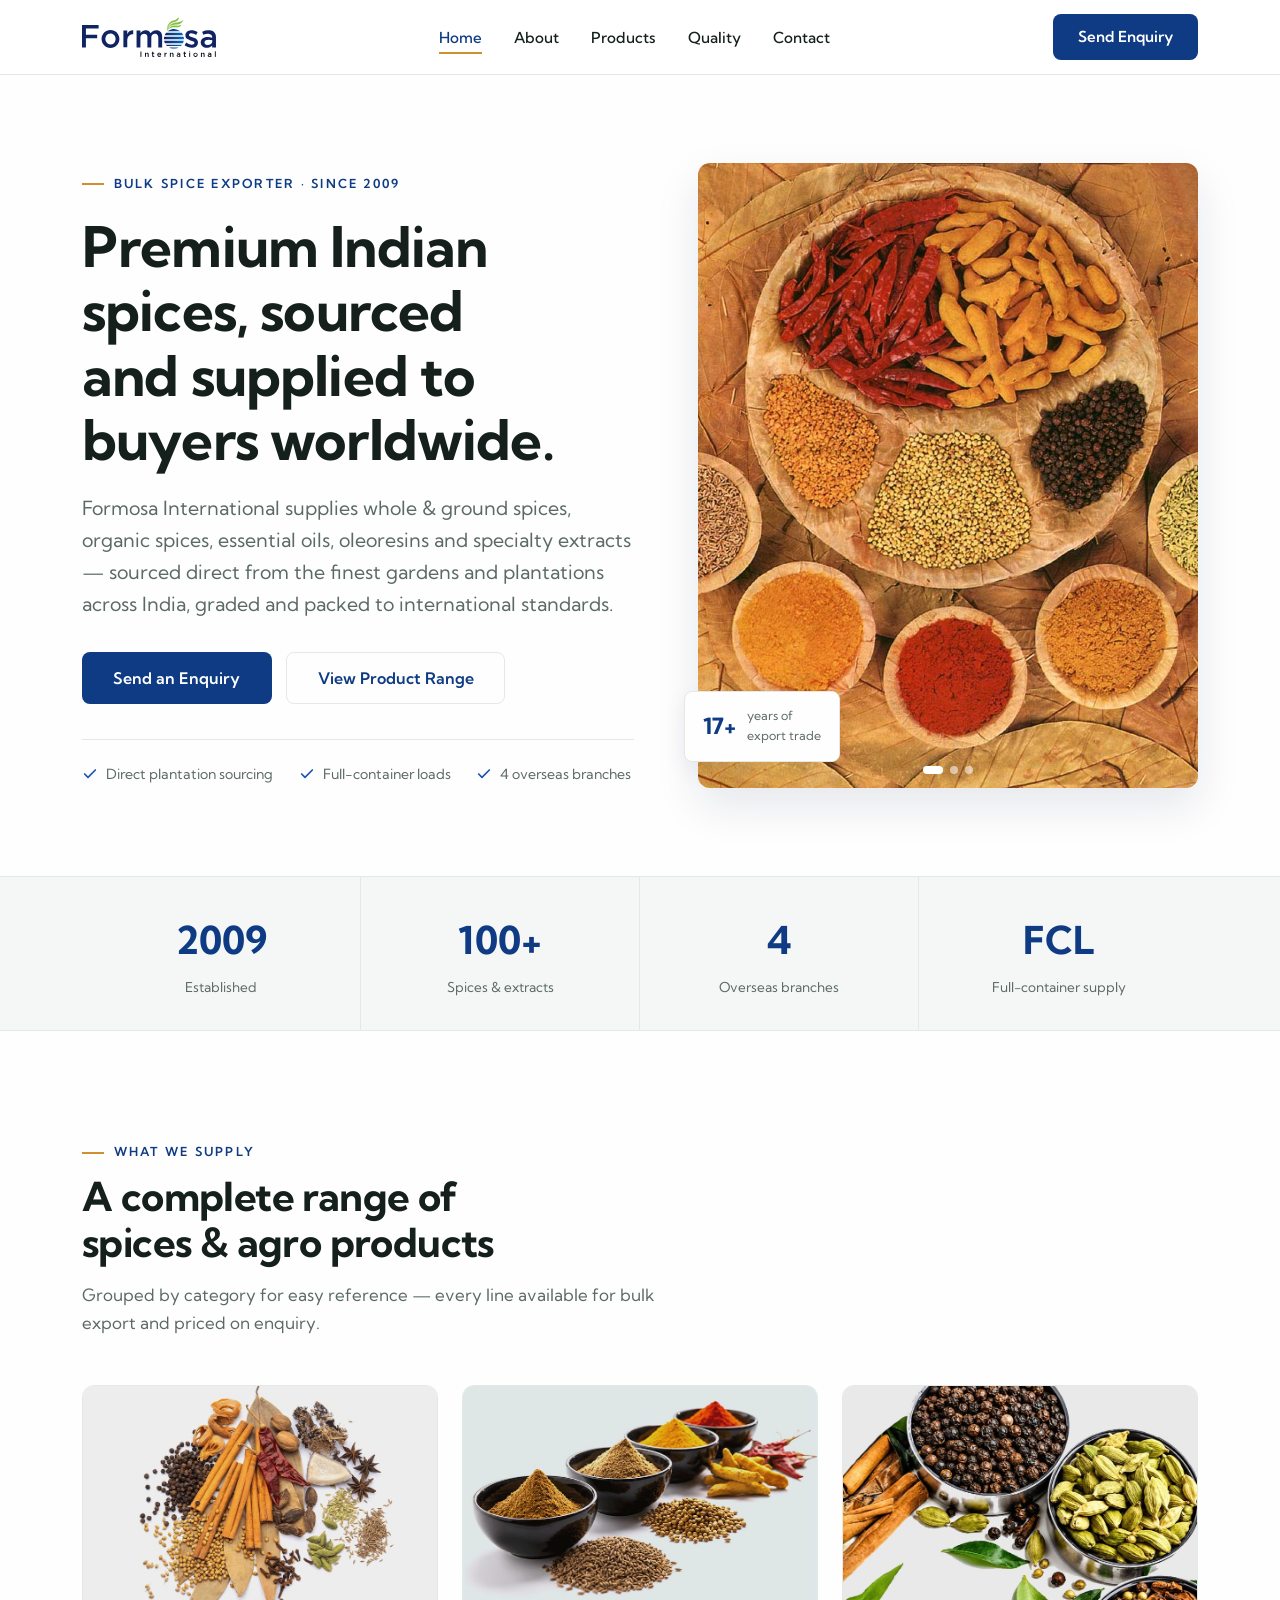
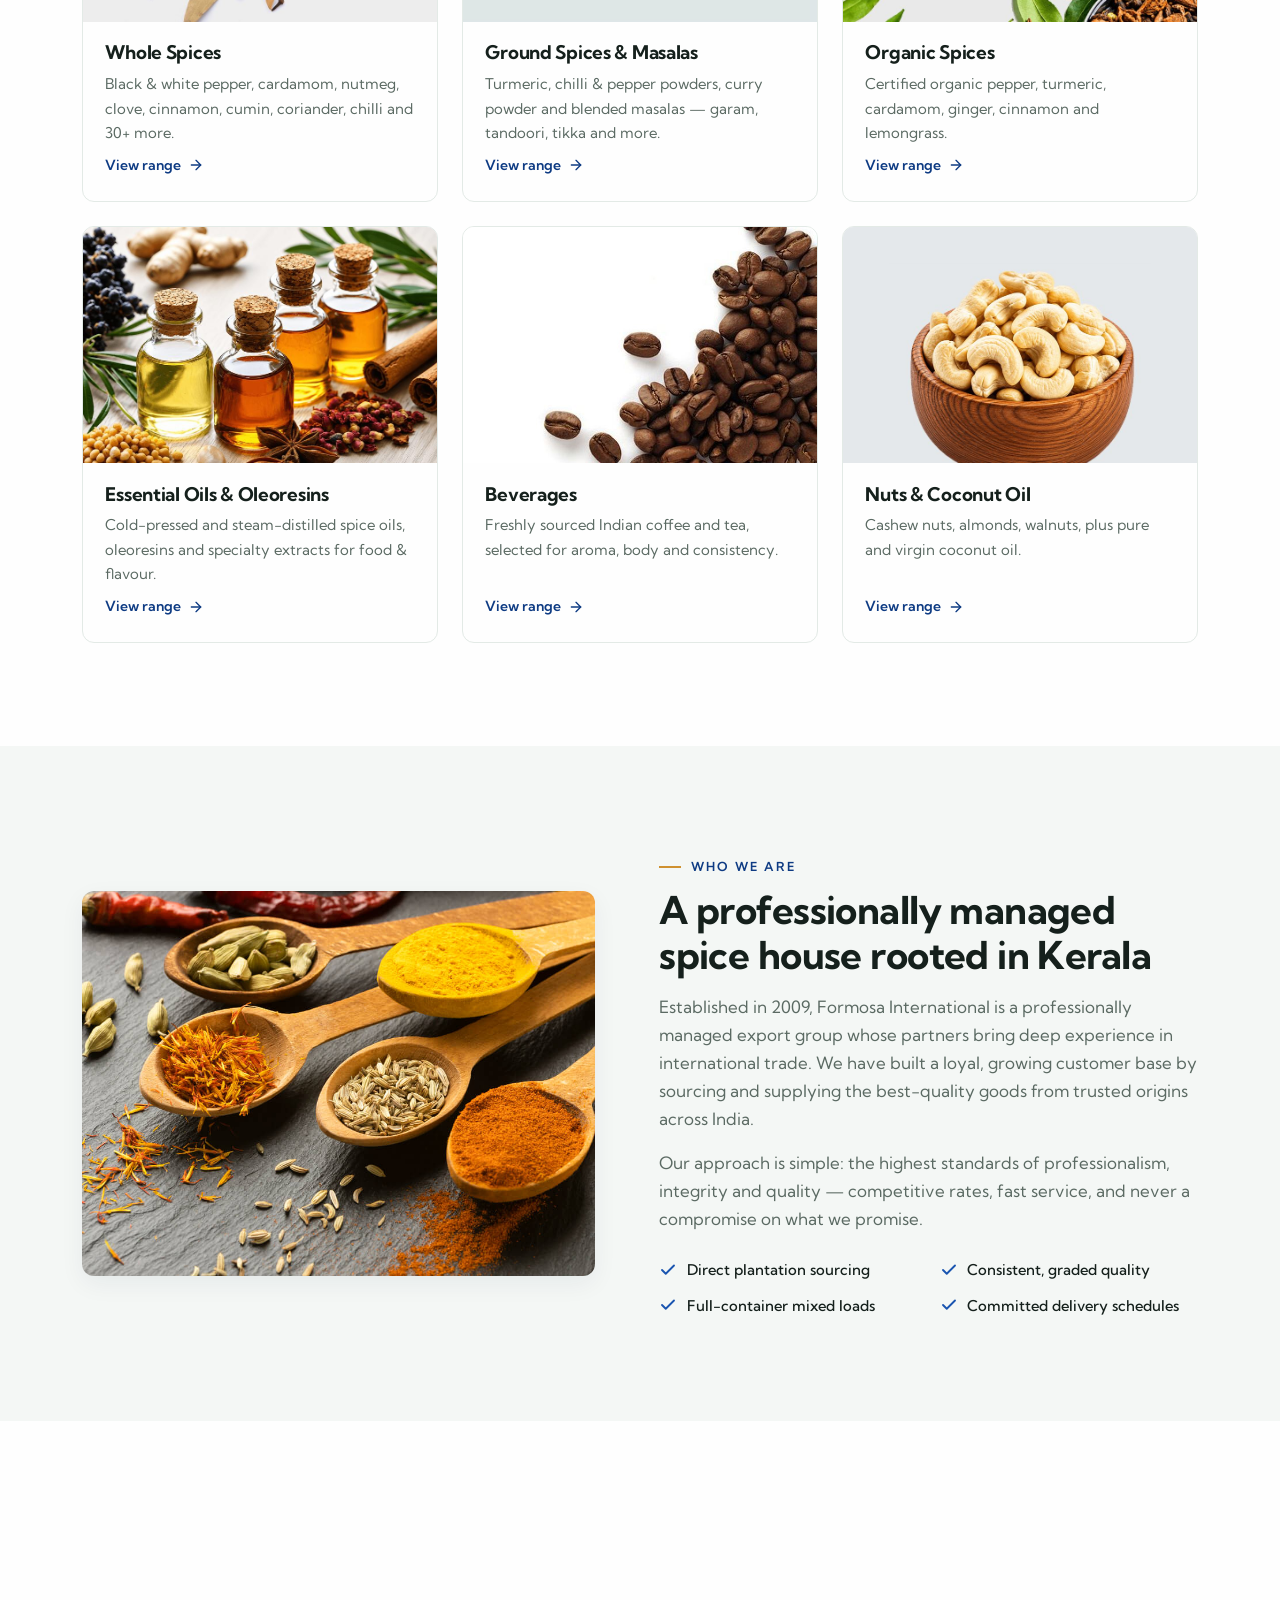
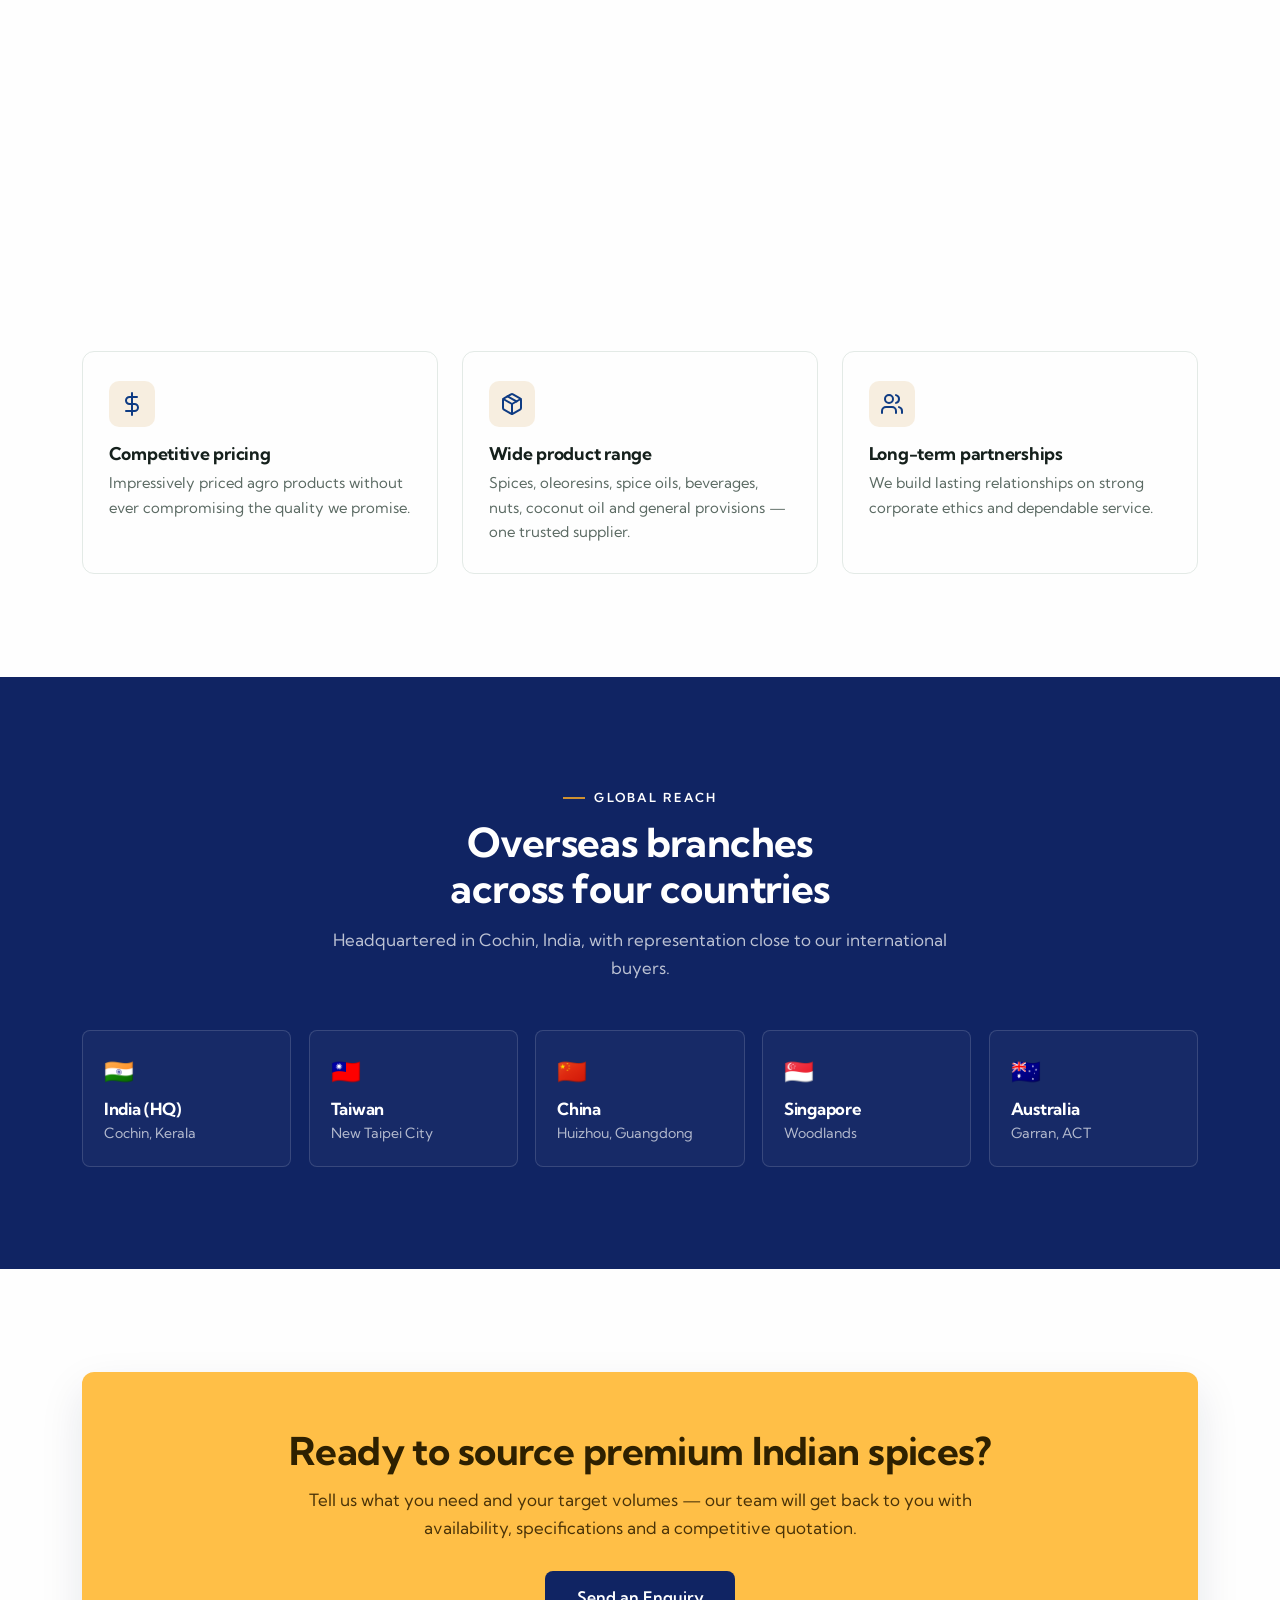
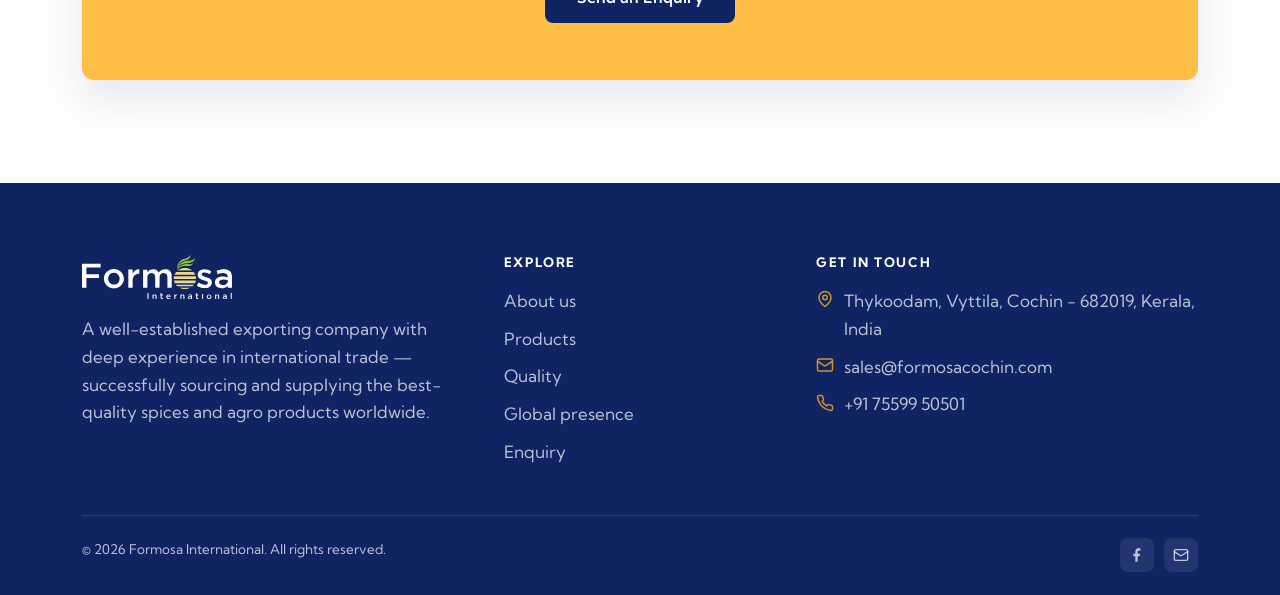
<file: index.html>
<!DOCTYPE html>
<html lang="en">
<head>
  <meta charset="utf-8" />
  <meta name="viewport" content="width=device-width, initial-scale=1" />
  <title>Formosa International — Premium Indian Spices, Oils &amp; Oleoresins Exporter</title>
  <meta name="description" content="Formosa International, Cochin — bulk exporter of garden-fresh whole &amp; ground spices, organic spices, essential oils, oleoresins, coffee, tea and nuts sourced from the finest plantations across India. Established 2009." />

  <meta property="og:type" content="website" />
  <meta property="og:title" content="Formosa International — Premium Indian Spice Exporter" />
  <meta property="og:description" content="Garden-fresh spices, oils and oleoresins from the finest plantations of India. Serving buyers worldwide since 2009." />
  <meta property="og:image" content="assets/img/hero.jpg" />
  <meta name="theme-color" content="#102463" />
  <link rel="canonical" href="https://formosacochin.com/" />
  <meta property="og:url" content="https://formosacochin.com/" />

  <link rel="icon" href="assets/img/main-logo.svg" />
  <link rel="preload" as="image" href="assets/img/hero-portrait.jpg" fetchpriority="high" />
  <link rel="preconnect" href="https://fonts.googleapis.com" />
  <link rel="preconnect" href="https://fonts.gstatic.com" crossorigin />
  <link rel="stylesheet" href="https://fonts.googleapis.com/css2?family=Kumbh+Sans:wght@300;400;500;600;700&display=swap" />
  <link rel="stylesheet" href="assets/css/styles.css?v=3" />
</head>
<body>

  <!-- ============ Header ============ -->
  <header class="site-header">
    <div class="wrap">
      <nav class="nav" data-open="false" aria-label="Primary">
        <a class="brand" href="index.html" aria-label="Formosa International — home">
          <img src="assets/img/main-logo.svg" alt="Formosa International" />
        </a>
        <ul class="nav-links" id="menu">
          <li><a href="index.html" aria-current="page">Home</a></li>
          <li><a href="about.html">About</a></li>
          <li><a href="products.html">Products</a></li>
          <li><a href="quality.html">Quality</a></li>
          <li><a href="contact.html">Contact</a></li>
          <li class="mobile-cta"><a class="btn btn-primary btn-lg" href="contact.html">Send Enquiry</a></li>
        </ul>
        <div class="nav-cta">
          <a class="btn btn-primary" href="contact.html">Send Enquiry</a>
          <button class="nav-toggle" type="button" aria-label="Toggle menu" aria-controls="menu" aria-expanded="false"><span></span></button>
        </div>
      </nav>
    </div>
  </header>

  <main>

    <!-- ============ Hero (split) ============ -->
    <section class="hero">
      <div class="wrap hero-grid">
        <div class="hero-copy">
          <span class="eyebrow">Bulk spice exporter · since 2009</span>
          <h1>Premium Indian spices, sourced and supplied to buyers worldwide.</h1>
          <p class="lead">
            Formosa International supplies whole &amp; ground spices, organic spices,
            essential oils, oleoresins and specialty extracts — sourced direct from the finest
            gardens and plantations across India, graded and packed to international standards.
          </p>
          <div class="actions">
            <a class="btn btn-primary btn-lg" href="contact.html">Send an Enquiry</a>
            <a class="btn btn-outline btn-lg" href="products.html">View Product Range</a>
          </div>
          <div class="hero-trust">
            <span><svg class="tick" width="16" height="16" viewBox="0 0 24 24" fill="none" stroke="currentColor" stroke-width="2.5" stroke-linecap="round" stroke-linejoin="round"><polyline points="20 6 9 17 4 12"/></svg> Direct plantation sourcing</span>
            <span><svg class="tick" width="16" height="16" viewBox="0 0 24 24" fill="none" stroke="currentColor" stroke-width="2.5" stroke-linecap="round" stroke-linejoin="round"><polyline points="20 6 9 17 4 12"/></svg> Full-container loads</span>
            <span><svg class="tick" width="16" height="16" viewBox="0 0 24 24" fill="none" stroke="currentColor" stroke-width="2.5" stroke-linecap="round" stroke-linejoin="round"><polyline points="20 6 9 17 4 12"/></svg> 4 overseas branches</span>
          </div>
        </div>
        <div class="hero-media">
          <div class="hero-slider" aria-roledescription="carousel" aria-label="Formosa spice imagery">
            <img class="hero-slide is-active" src="assets/img/hero-portrait.jpg" alt="A rich spread of fresh Indian spices" width="900" height="1125" fetchpriority="high" />
            <img class="hero-slide" src="assets/img/banner-2.jpg" alt="Spice-infused oil with peppercorns, salt and chilli" width="900" height="1125" loading="lazy" />
            <img class="hero-slide" src="assets/img/banner-3.jpg" alt="Whole spices and ground powders" width="900" height="1125" loading="lazy" />
            <div class="hero-dots" role="tablist" aria-label="Choose slide">
              <button type="button" class="is-active" aria-label="Show slide 1"></button>
              <button type="button" aria-label="Show slide 2"></button>
              <button type="button" aria-label="Show slide 3"></button>
            </div>
          </div>
          <div class="chip">
            <b>17+</b><small>years of<br />export trade</small>
          </div>
        </div>
      </div>
    </section>

    <!-- ============ Stats ============ -->
    <section class="stats" aria-label="Company at a glance">
      <div class="wrap">
        <div class="grid">
          <div class="stat"><div class="num">2009</div><div class="label">Established</div></div>
          <div class="stat"><div class="num">100+</div><div class="label">Spices &amp; extracts</div></div>
          <div class="stat"><div class="num">4</div><div class="label">Overseas branches</div></div>
          <div class="stat"><div class="num">FCL</div><div class="label">Full-container supply</div></div>
        </div>
      </div>
    </section>

    <!-- ============ Products ============ -->
    <section class="section" id="products">
      <div class="wrap">
        <div class="section-head reveal">
          <span class="eyebrow">What we supply</span>
          <h2>A complete range of spices &amp; agro products</h2>
          <p>Grouped by category for easy reference — every line available for bulk export
             and priced on enquiry.</p>
        </div>

        <div class="cards">
          <a class="card reveal" href="products.html#whole-spices" aria-label="Whole Spices — view range on Products page">
            <div class="thumb"><img src="assets/img/cat-whole.jpg" alt="Whole spices including black pepper" loading="lazy" /></div>
            <div class="body">
              <h3>Whole Spices</h3>
              <p>Black &amp; white pepper, cardamom, nutmeg, clove, cinnamon, cumin, coriander, chilli and 30+ more.</p>
              <span class="more">View range <svg width="16" height="16" viewBox="0 0 24 24" fill="none" stroke="currentColor" stroke-width="2" stroke-linecap="round" stroke-linejoin="round"><line x1="5" y1="12" x2="19" y2="12"/><polyline points="12 5 19 12 12 19"/></svg></span>
            </div>
          </a>

          <a class="card reveal" href="products.html#ground-spices" aria-label="Ground Spices & Masalas — view range on Products page">
            <div class="thumb"><img src="assets/img/cat-ground.jpg" alt="Ground turmeric and masala powders" loading="lazy" /></div>
            <div class="body">
              <h3>Ground Spices &amp; Masalas</h3>
              <p>Turmeric, chilli &amp; pepper powders, curry powder and blended masalas — garam, tandoori, tikka and more.</p>
              <span class="more">View range <svg width="16" height="16" viewBox="0 0 24 24" fill="none" stroke="currentColor" stroke-width="2" stroke-linecap="round" stroke-linejoin="round"><line x1="5" y1="12" x2="19" y2="12"/><polyline points="12 5 19 12 12 19"/></svg></span>
            </div>
          </a>

          <a class="card reveal" href="products.html#organic-spices" aria-label="Organic Spices — view range on Products page">
            <div class="thumb"><img src="assets/img/cat-organic.jpg" alt="Assorted organic spices" loading="lazy" /></div>
            <div class="body">
              <h3>Organic Spices</h3>
              <p>Certified organic pepper, turmeric, cardamom, ginger, cinnamon and lemongrass.</p>
              <span class="more">View range <svg width="16" height="16" viewBox="0 0 24 24" fill="none" stroke="currentColor" stroke-width="2" stroke-linecap="round" stroke-linejoin="round"><line x1="5" y1="12" x2="19" y2="12"/><polyline points="12 5 19 12 12 19"/></svg></span>
            </div>
          </a>

          <a class="card reveal" href="products.html#essential-oils" aria-label="Essential Oils & Oleoresins — view range on Products page">
            <div class="thumb"><img src="assets/img/cat-oils.jpg" alt="Spice oils and oleoresins" loading="lazy" /></div>
            <div class="body">
              <h3>Essential Oils &amp; Oleoresins</h3>
              <p>Cold-pressed and steam-distilled spice oils, oleoresins and specialty extracts for food &amp; flavour.</p>
              <span class="more">View range <svg width="16" height="16" viewBox="0 0 24 24" fill="none" stroke="currentColor" stroke-width="2" stroke-linecap="round" stroke-linejoin="round"><line x1="5" y1="12" x2="19" y2="12"/><polyline points="12 5 19 12 12 19"/></svg></span>
            </div>
          </a>

          <a class="card reveal" href="products.html#beverages" aria-label="Beverages — view range on Products page">
            <div class="thumb"><img src="assets/img/cat-beverages.jpg" alt="Coffee beans and tea" loading="lazy" /></div>
            <div class="body">
              <h3>Beverages</h3>
              <p>Freshly sourced Indian coffee and tea, selected for aroma, body and consistency.</p>
              <span class="more">View range <svg width="16" height="16" viewBox="0 0 24 24" fill="none" stroke="currentColor" stroke-width="2" stroke-linecap="round" stroke-linejoin="round"><line x1="5" y1="12" x2="19" y2="12"/><polyline points="12 5 19 12 12 19"/></svg></span>
            </div>
          </a>

          <a class="card reveal" href="products.html#nuts" aria-label="Nuts & Coconut Oil — view range on Products page">
            <div class="thumb"><img src="assets/img/cat-nuts.jpg" alt="Cashew nuts and dry fruits" loading="lazy" /></div>
            <div class="body">
              <h3>Nuts &amp; Coconut Oil</h3>
              <p>Cashew nuts, almonds, walnuts, plus pure and virgin coconut oil.</p>
              <span class="more">View range <svg width="16" height="16" viewBox="0 0 24 24" fill="none" stroke="currentColor" stroke-width="2" stroke-linecap="round" stroke-linejoin="round"><line x1="5" y1="12" x2="19" y2="12"/><polyline points="12 5 19 12 12 19"/></svg></span>
            </div>
          </a>
        </div>
      </div>
    </section>

    <!-- ============ About ============ -->
    <section class="section tint" id="about">
      <div class="wrap">
        <div class="about-grid">
          <div class="about-media reveal">
            <img src="assets/img/about-home.jpg" alt="Wooden spoons of cardamom, turmeric, saffron and spices on slate" loading="lazy" />
          </div>
          <div class="about-copy reveal">
            <span class="eyebrow">Who we are</span>
            <h2>A professionally managed spice house rooted in Kerala</h2>
            <p>
              Established in 2009, Formosa International is a professionally managed export group
              whose partners bring deep experience in international trade. We have built a loyal,
              growing customer base by sourcing and supplying the best-quality goods from trusted
              origins across India.
            </p>
            <p>
              Our approach is simple: the highest standards of professionalism, integrity and
              quality — competitive rates, fast service, and never a compromise on what we promise.
            </p>
            <ul class="checklist">
              <li><svg width="18" height="18" viewBox="0 0 24 24" fill="none" stroke="currentColor" stroke-width="2.5" stroke-linecap="round" stroke-linejoin="round"><polyline points="20 6 9 17 4 12"/></svg> Direct plantation sourcing</li>
              <li><svg width="18" height="18" viewBox="0 0 24 24" fill="none" stroke="currentColor" stroke-width="2.5" stroke-linecap="round" stroke-linejoin="round"><polyline points="20 6 9 17 4 12"/></svg> Consistent, graded quality</li>
              <li><svg width="18" height="18" viewBox="0 0 24 24" fill="none" stroke="currentColor" stroke-width="2.5" stroke-linecap="round" stroke-linejoin="round"><polyline points="20 6 9 17 4 12"/></svg> Full-container mixed loads</li>
              <li><svg width="18" height="18" viewBox="0 0 24 24" fill="none" stroke="currentColor" stroke-width="2.5" stroke-linecap="round" stroke-linejoin="round"><polyline points="20 6 9 17 4 12"/></svg> Committed delivery schedules</li>
            </ul>
          </div>
        </div>
      </div>
    </section>

    <!-- ============ Quality / Why us ============ -->
    <section class="section" id="quality">
      <div class="wrap">
        <div class="section-head center reveal">
          <span class="eyebrow">Why buyers choose us</span>
          <h2>Quality you can rely on, service you can plan around</h2>
        </div>
        <div class="feature-grid">
          <div class="feature reveal">
            <div class="ico"><svg width="24" height="24" viewBox="0 0 24 24" fill="none" stroke="currentColor" stroke-width="2" stroke-linecap="round" stroke-linejoin="round"><path d="M11 20A7 7 0 0 1 9.8 6.1C15.5 5 17 4.48 19 2c1 2 2 4.18 2 8 0 5.5-4.78 10-10 10Z"/><path d="M2 21c0-3 1.85-5.36 5.08-6"/></svg></div>
            <h3>Finest-origin sourcing</h3>
            <p>Spices collected straight from the finest gardens and plantations across India for garden-fresh quality.</p>
          </div>
          <div class="feature reveal">
            <div class="ico"><svg width="24" height="24" viewBox="0 0 24 24" fill="none" stroke="currentColor" stroke-width="2" stroke-linecap="round" stroke-linejoin="round"><path d="M12 22s8-4 8-10V5l-8-3-8 3v7c0 6 8 10 8 10Z"/><polyline points="9 12 11 14 15 10"/></svg></div>
            <h3>Uncompromising standards</h3>
            <p>We uphold the highest standards of professionalism, integrity and quality on every order.</p>
          </div>
          <div class="feature reveal">
            <div class="ico"><svg width="24" height="24" viewBox="0 0 24 24" fill="none" stroke="currentColor" stroke-width="2" stroke-linecap="round" stroke-linejoin="round"><circle cx="12" cy="12" r="10"/><path d="M2 12h20"/><path d="M12 2a15.3 15.3 0 0 1 4 10 15.3 15.3 0 0 1-4 10 15.3 15.3 0 0 1-4-10 15.3 15.3 0 0 1 4-10Z"/></svg></div>
            <h3>Reliable global shipping</h3>
            <p>Specialists in full-container loads of mixed spices and grocery items, delivered on schedule.</p>
          </div>
          <div class="feature reveal">
            <div class="ico"><svg width="24" height="24" viewBox="0 0 24 24" fill="none" stroke="currentColor" stroke-width="2" stroke-linecap="round" stroke-linejoin="round"><line x1="12" y1="1" x2="12" y2="23"/><path d="M17 5H9.5a3.5 3.5 0 0 0 0 7h5a3.5 3.5 0 0 1 0 7H6"/></svg></div>
            <h3>Competitive pricing</h3>
            <p>Impressively priced agro products without ever compromising the quality we promise.</p>
          </div>
          <div class="feature reveal">
            <div class="ico"><svg width="24" height="24" viewBox="0 0 24 24" fill="none" stroke="currentColor" stroke-width="2" stroke-linecap="round" stroke-linejoin="round"><path d="m7.5 4.27 9 5.15"/><path d="M21 8a2 2 0 0 0-1-1.73l-7-4a2 2 0 0 0-2 0l-7 4A2 2 0 0 0 3 8v8a2 2 0 0 0 1 1.73l7 4a2 2 0 0 0 2 0l7-4A2 2 0 0 0 21 16Z"/><path d="m3.3 7 8.7 5 8.7-5"/><path d="M12 22V12"/></svg></div>
            <h3>Wide product range</h3>
            <p>Spices, oleoresins, spice oils, beverages, nuts, coconut oil and general provisions — one trusted supplier.</p>
          </div>
          <div class="feature reveal">
            <div class="ico"><svg width="24" height="24" viewBox="0 0 24 24" fill="none" stroke="currentColor" stroke-width="2" stroke-linecap="round" stroke-linejoin="round"><path d="M16 21v-2a4 4 0 0 0-4-4H6a4 4 0 0 0-4 4v2"/><circle cx="9" cy="7" r="4"/><path d="M22 21v-2a4 4 0 0 0-3-3.87"/><path d="M16 3.13a4 4 0 0 1 0 7.75"/></svg></div>
            <h3>Long-term partnerships</h3>
            <p>We build lasting relationships on strong corporate ethics and dependable service.</p>
          </div>
        </div>
      </div>
    </section>

    <!-- ============ Global presence ============ -->
    <section class="section presence" id="presence">
      <div class="wrap">
        <div class="section-head center reveal">
          <span class="eyebrow">Global reach</span>
          <h2>Overseas branches across four countries</h2>
          <p>Headquartered in Cochin, India, with representation close to our international buyers.</p>
        </div>
        <div class="branch-grid reveal">
          <div class="branch"><div class="flag">🇮🇳</div><h3>India (HQ)</h3><p>Cochin, Kerala</p></div>
          <div class="branch"><div class="flag">🇹🇼</div><h3>Taiwan</h3><p>New Taipei City</p></div>
          <div class="branch"><div class="flag">🇨🇳</div><h3>China</h3><p>Huizhou, Guangdong</p></div>
          <div class="branch"><div class="flag">🇸🇬</div><h3>Singapore</h3><p>Woodlands</p></div>
          <div class="branch"><div class="flag">🇦🇺</div><h3>Australia</h3><p>Garran, ACT</p></div>
        </div>
      </div>
    </section>

    <!-- ============ CTA band ============ -->
    <section class="section">
      <div class="wrap">
        <div class="cta-accent reveal">
          <h2>Ready to source premium Indian spices?</h2>
          <p>Tell us what you need and your target volumes — our team will get back to you with
             availability, specifications and a competitive quotation.</p>
          <a class="btn btn-dark btn-lg" href="contact.html">Send an Enquiry</a>
        </div>
      </div>
    </section>

  </main>

  <!-- ============ Footer ============ -->
  <footer class="site-footer">
    <div class="wrap">
      <div class="footer-grid">
        <div>
          <img class="flogo" src="assets/img/dark-bg-logo.svg" alt="Formosa International" />
          <p>A well-established exporting company with deep experience in international trade —
             successfully sourcing and supplying the best-quality spices and agro products worldwide.</p>
        </div>
        <div>
          <h4>Explore</h4>
          <ul class="footer-links">
            <li><a href="#about">About us</a></li>
            <li><a href="#products">Products</a></li>
            <li><a href="#quality">Quality</a></li>
            <li><a href="#presence">Global presence</a></li>
            <li><a href="#enquire">Enquiry</a></li>
          </ul>
        </div>
        <div>
          <h4>Get in touch</h4>
          <ul class="footer-contact">
            <li><svg width="18" height="18" viewBox="0 0 24 24" fill="none" stroke="currentColor" stroke-width="2" stroke-linecap="round" stroke-linejoin="round"><path d="M20 10c0 6-8 12-8 12s-8-6-8-12a8 8 0 0 1 16 0Z"/><circle cx="12" cy="10" r="3"/></svg><span>Thykoodam, Vyttila, Cochin&nbsp;-&nbsp;682019, Kerala, India</span></li>
            <li><svg width="18" height="18" viewBox="0 0 24 24" fill="none" stroke="currentColor" stroke-width="2" stroke-linecap="round" stroke-linejoin="round"><rect x="2" y="4" width="20" height="16" rx="2"/><path d="m22 7-8.97 5.7a1.94 1.94 0 0 1-2.06 0L2 7"/></svg><a href="mailto:sales@formosacochin.com">sales@formosacochin.com</a></li>
            <li><svg width="18" height="18" viewBox="0 0 24 24" fill="none" stroke="currentColor" stroke-width="2" stroke-linecap="round" stroke-linejoin="round"><path d="M22 16.92v3a2 2 0 0 1-2.18 2 19.79 19.79 0 0 1-8.63-3.07 19.5 19.5 0 0 1-6-6 19.79 19.79 0 0 1-3.07-8.67A2 2 0 0 1 4.11 2h3a2 2 0 0 1 2 1.72c.13.96.36 1.9.7 2.81a2 2 0 0 1-.45 2.11L8.09 9.91a16 16 0 0 0 6 6l1.27-1.27a2 2 0 0 1 2.11-.45c.9.34 1.85.57 2.81.7A2 2 0 0 1 22 16.92Z"/></svg><a href="tel:+917559950501">+91 75599 50501</a></li>
          </ul>
        </div>
      </div>
      <div class="footer-bottom">
        <span>&copy; <span id="year">2025</span> Formosa International. All rights reserved.</span>
        <div class="social">
          <a href="https://www.facebook.com/pages/Formosa-International/264374583762070" target="_blank" rel="noopener" aria-label="Facebook">
            <svg width="16" height="16" viewBox="0 0 24 24" fill="currentColor"><path d="M13 22v-8h3l.5-4H13V7.5c0-1.1.3-1.9 2-1.9h2V2.1C16.7 2 15.5 2 14.2 2 11.4 2 9.5 3.7 9.5 6.9V10H6.5v4h3v8H13Z"/></svg>
          </a>
          <a href="mailto:sales@formosacochin.com" aria-label="Email">
            <svg width="16" height="16" viewBox="0 0 24 24" fill="none" stroke="currentColor" stroke-width="2" stroke-linecap="round" stroke-linejoin="round"><rect x="2" y="4" width="20" height="16" rx="2"/><path d="m22 7-8.97 5.7a1.94 1.94 0 0 1-2.06 0L2 7"/></svg>
          </a>
        </div>
      </div>
    </div>
  </footer>

  <script type="application/ld+json">
  {
    "@context": "https://schema.org",
    "@type": "Organization",
    "name": "Formosa International",
    "url": "https://formosacochin.com/",
    "logo": "https://formosacochin.com/assets/img/main-logo.svg",
    "description": "Bulk exporter of premium Indian spices, essential oils, oleoresins and agro products, established 2009 in Cochin, Kerala.",
    "foundingDate": "2009",
    "email": "sales@formosacochin.com",
    "telephone": "+91-75599-50501",
    "address": {
      "@type": "PostalAddress",
      "streetAddress": "51/321 (1) Panakkal, Vyloppilly Lane, Jawahar Road, Thykoodam, Vyttila",
      "addressLocality": "Cochin",
      "addressRegion": "Kerala",
      "postalCode": "682019",
      "addressCountry": "IN"
    },
    "sameAs": ["https://www.facebook.com/pages/Formosa-International/264374583762070"]
  }
  </script>

  <script src="assets/js/main.js?v=3" defer></script>
</body>
</html>
</file>
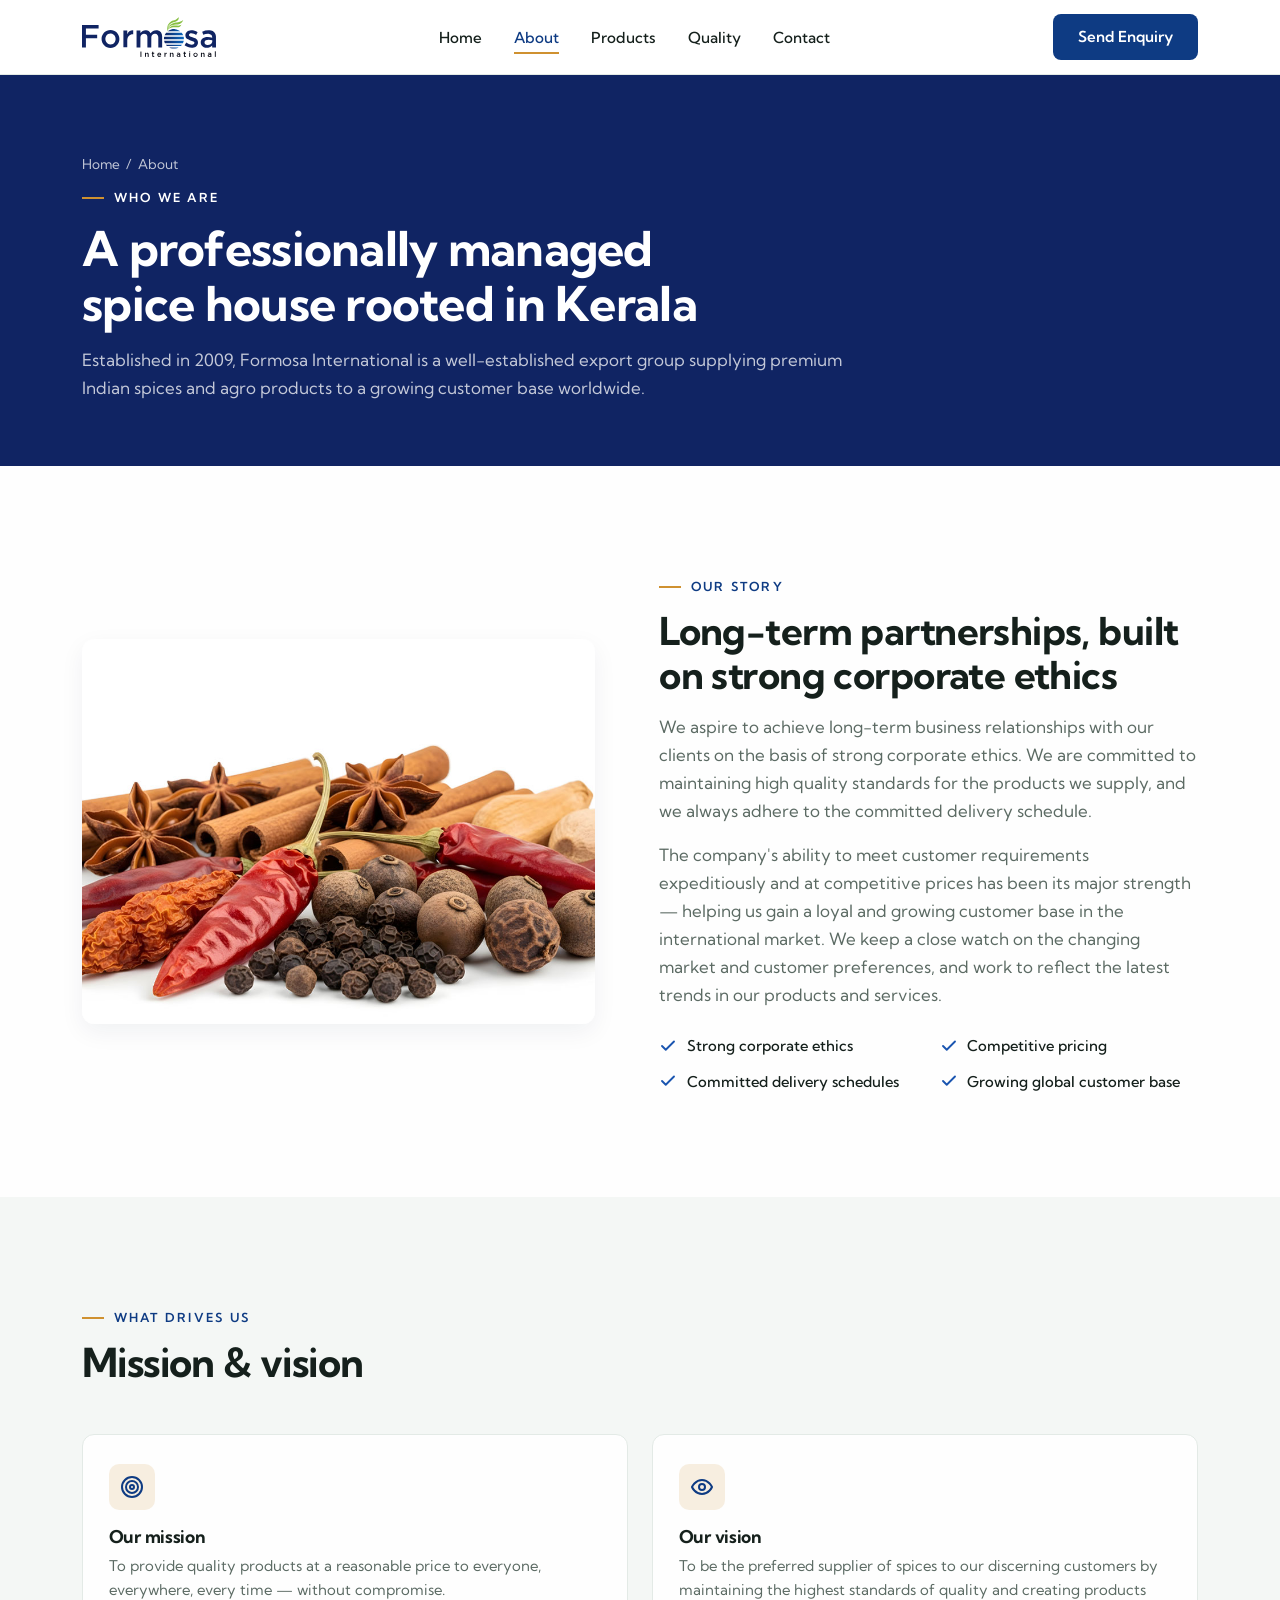
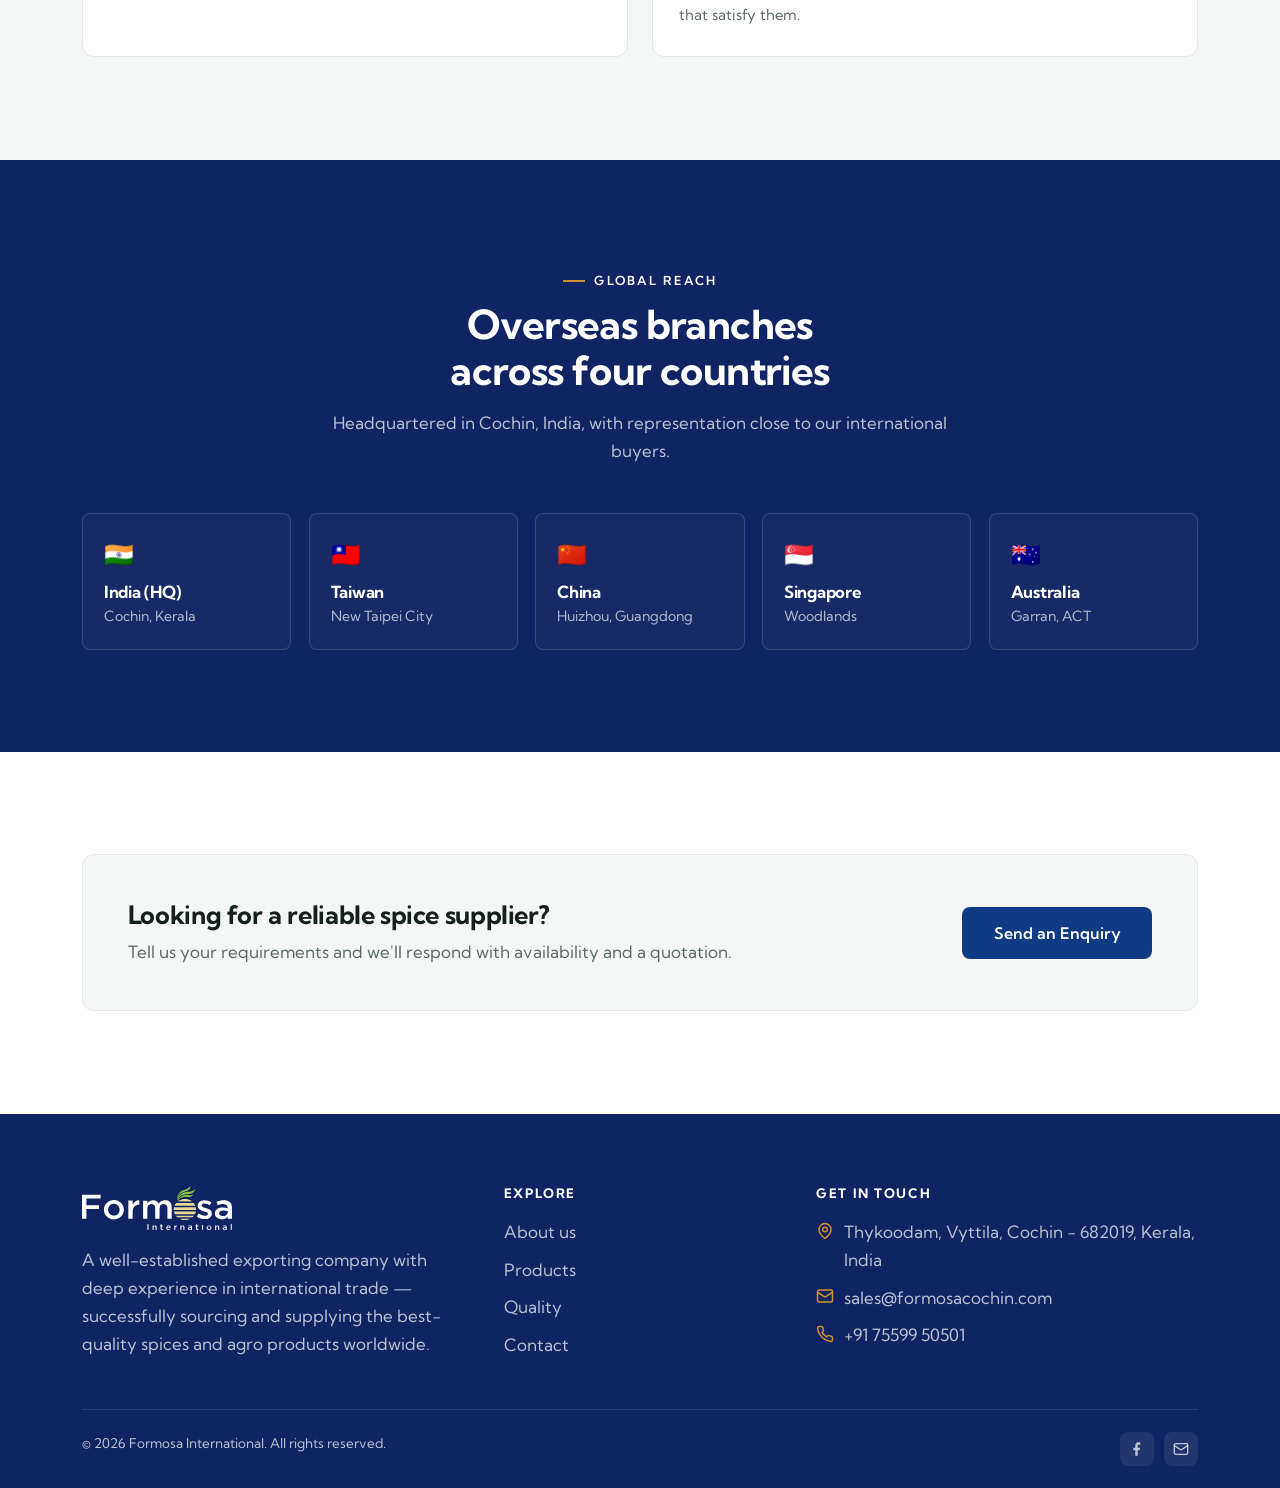
<file: about.html>
<!DOCTYPE html>
<html lang="en">
<head>
  <meta charset="utf-8" />
  <meta name="viewport" content="width=device-width, initial-scale=1" />
  <title>About Us — Formosa International, Cochin</title>
  <meta name="description" content="Established in 2009, Formosa International is a professionally managed spice export house in Cochin, Kerala — sourcing and supplying premium Indian spices and agro products to buyers worldwide." />
  <meta name="theme-color" content="#102463" />
  <link rel="canonical" href="https://formosacochin.com/about.html" />
  <meta property="og:url" content="https://formosacochin.com/about.html" />
  <link rel="icon" href="assets/img/main-logo.svg" />
  <link rel="preconnect" href="https://fonts.googleapis.com" />
  <link rel="preconnect" href="https://fonts.gstatic.com" crossorigin />
  <link rel="stylesheet" href="https://fonts.googleapis.com/css2?family=Kumbh+Sans:wght@300;400;500;600;700&display=swap" />
  <link rel="stylesheet" href="assets/css/styles.css?v=3" />
</head>
<body>

  <header class="site-header">
    <div class="wrap">
      <nav class="nav" data-open="false" aria-label="Primary">
        <a class="brand" href="index.html" aria-label="Formosa International — home"><img src="assets/img/main-logo.svg" alt="Formosa International" /></a>
        <ul class="nav-links" id="menu">
          <li><a href="index.html">Home</a></li>
          <li><a href="about.html" aria-current="page">About</a></li>
          <li><a href="products.html">Products</a></li>
          <li><a href="quality.html">Quality</a></li>
          <li><a href="contact.html">Contact</a></li>
          <li class="mobile-cta"><a class="btn btn-primary btn-lg" href="contact.html">Send Enquiry</a></li>
        </ul>
        <div class="nav-cta">
          <a class="btn btn-primary" href="contact.html">Send Enquiry</a>
          <button class="nav-toggle" type="button" aria-label="Toggle menu" aria-controls="menu" aria-expanded="false"><span></span></button>
        </div>
      </nav>
    </div>
  </header>

  <main>
    <!-- Page hero -->
    <section class="page-hero">
      <div class="wrap">
        <p class="breadcrumb"><a href="index.html">Home</a><span>/</span>About</p>
        <span class="eyebrow">Who we are</span>
        <h1>A professionally managed spice house rooted in Kerala</h1>
        <p>Established in 2009, Formosa International is a well-established export group supplying
           premium Indian spices and agro products to a growing customer base worldwide.</p>
      </div>
    </section>

    <!-- Story -->
    <section class="section">
      <div class="wrap">
        <div class="about-grid">
          <div class="about-media reveal">
            <img src="assets/img/about.jpg" alt="Anise, cinnamon and spices arranged on a dark surface" loading="lazy" />
          </div>
          <div class="about-copy reveal">
            <span class="eyebrow">Our story</span>
            <h2>Long-term partnerships, built on strong corporate ethics</h2>
            <p>
              We aspire to achieve long-term business relationships with our clients on the basis of
              strong corporate ethics. We are committed to maintaining high quality standards for the
              products we supply, and we always adhere to the committed delivery schedule.
            </p>
            <p>
              The company's ability to meet customer requirements expeditiously and at competitive
              prices has been its major strength — helping us gain a loyal and growing customer base
              in the international market. We keep a close watch on the changing market and customer
              preferences, and work to reflect the latest trends in our products and services.
            </p>
            <ul class="checklist">
              <li><svg width="18" height="18" viewBox="0 0 24 24" fill="none" stroke="currentColor" stroke-width="2.5" stroke-linecap="round" stroke-linejoin="round"><polyline points="20 6 9 17 4 12"/></svg> Strong corporate ethics</li>
              <li><svg width="18" height="18" viewBox="0 0 24 24" fill="none" stroke="currentColor" stroke-width="2.5" stroke-linecap="round" stroke-linejoin="round"><polyline points="20 6 9 17 4 12"/></svg> Competitive pricing</li>
              <li><svg width="18" height="18" viewBox="0 0 24 24" fill="none" stroke="currentColor" stroke-width="2.5" stroke-linecap="round" stroke-linejoin="round"><polyline points="20 6 9 17 4 12"/></svg> Committed delivery schedules</li>
              <li><svg width="18" height="18" viewBox="0 0 24 24" fill="none" stroke="currentColor" stroke-width="2.5" stroke-linecap="round" stroke-linejoin="round"><polyline points="20 6 9 17 4 12"/></svg> Growing global customer base</li>
            </ul>
          </div>
        </div>
      </div>
    </section>

    <!-- Mission / Vision -->
    <section class="section tint">
      <div class="wrap">
        <div class="section-head reveal">
          <span class="eyebrow">What drives us</span>
          <h2>Mission &amp; vision</h2>
        </div>
        <div class="feature-grid" style="grid-template-columns:repeat(2,1fr)">
          <div class="feature reveal">
            <div class="ico"><svg width="24" height="24" viewBox="0 0 24 24" fill="none" stroke="currentColor" stroke-width="2" stroke-linecap="round" stroke-linejoin="round"><circle cx="12" cy="12" r="10"/><circle cx="12" cy="12" r="6"/><circle cx="12" cy="12" r="2"/></svg></div>
            <h3>Our mission</h3>
            <p>To provide quality products at a reasonable price to everyone, everywhere, every time —
               without compromise.</p>
          </div>
          <div class="feature reveal">
            <div class="ico"><svg width="24" height="24" viewBox="0 0 24 24" fill="none" stroke="currentColor" stroke-width="2" stroke-linecap="round" stroke-linejoin="round"><path d="M2 12s3-7 10-7 10 7 10 7-3 7-10 7-10-7-10-7Z"/><circle cx="12" cy="12" r="3"/></svg></div>
            <h3>Our vision</h3>
            <p>To be the preferred supplier of spices to our discerning customers by maintaining the
               highest standards of quality and creating products that satisfy them.</p>
          </div>
        </div>
      </div>
    </section>

    <!-- Global presence -->
    <section class="section presence">
      <div class="wrap">
        <div class="section-head center reveal">
          <span class="eyebrow">Global reach</span>
          <h2>Overseas branches across four countries</h2>
          <p>Headquartered in Cochin, India, with representation close to our international buyers.</p>
        </div>
        <div class="branch-grid reveal">
          <div class="branch"><div class="flag">🇮🇳</div><h3>India (HQ)</h3><p>Cochin, Kerala</p></div>
          <div class="branch"><div class="flag">🇹🇼</div><h3>Taiwan</h3><p>New Taipei City</p></div>
          <div class="branch"><div class="flag">🇨🇳</div><h3>China</h3><p>Huizhou, Guangdong</p></div>
          <div class="branch"><div class="flag">🇸🇬</div><h3>Singapore</h3><p>Woodlands</p></div>
          <div class="branch"><div class="flag">🇦🇺</div><h3>Australia</h3><p>Garran, ACT</p></div>
        </div>
      </div>
    </section>

    <!-- CTA -->
    <section class="section">
      <div class="wrap">
        <div class="quote-band reveal" style="display:flex;flex-wrap:wrap;gap:1.5rem;align-items:center;justify-content:space-between">
          <div>
            <h2 style="font-size:clamp(1.4rem,1.1rem+1.4vw,2rem)">Looking for a reliable spice supplier?</h2>
            <p style="color:var(--muted);margin-top:.5rem">Tell us your requirements and we'll respond with availability and a quotation.</p>
          </div>
          <a class="btn btn-primary btn-lg" href="contact.html">Send an Enquiry</a>
        </div>
      </div>
    </section>
  </main>

  <footer class="site-footer">
    <div class="wrap">
      <div class="footer-grid">
        <div>
          <img class="flogo" src="assets/img/dark-bg-logo.svg" alt="Formosa International" />
          <p>A well-established exporting company with deep experience in international trade —
             successfully sourcing and supplying the best-quality spices and agro products worldwide.</p>
        </div>
        <div>
          <h4>Explore</h4>
          <ul class="footer-links">
            <li><a href="about.html">About us</a></li>
            <li><a href="products.html">Products</a></li>
            <li><a href="quality.html">Quality</a></li>
            <li><a href="contact.html">Contact</a></li>
          </ul>
        </div>
        <div>
          <h4>Get in touch</h4>
          <ul class="footer-contact">
            <li><svg width="18" height="18" viewBox="0 0 24 24" fill="none" stroke="currentColor" stroke-width="2" stroke-linecap="round" stroke-linejoin="round"><path d="M20 10c0 6-8 12-8 12s-8-6-8-12a8 8 0 0 1 16 0Z"/><circle cx="12" cy="10" r="3"/></svg><span>Thykoodam, Vyttila, Cochin&nbsp;-&nbsp;682019, Kerala, India</span></li>
            <li><svg width="18" height="18" viewBox="0 0 24 24" fill="none" stroke="currentColor" stroke-width="2" stroke-linecap="round" stroke-linejoin="round"><rect x="2" y="4" width="20" height="16" rx="2"/><path d="m22 7-8.97 5.7a1.94 1.94 0 0 1-2.06 0L2 7"/></svg><a href="mailto:sales@formosacochin.com">sales@formosacochin.com</a></li>
            <li><svg width="18" height="18" viewBox="0 0 24 24" fill="none" stroke="currentColor" stroke-width="2" stroke-linecap="round" stroke-linejoin="round"><path d="M22 16.92v3a2 2 0 0 1-2.18 2 19.79 19.79 0 0 1-8.63-3.07 19.5 19.5 0 0 1-6-6 19.79 19.79 0 0 1-3.07-8.67A2 2 0 0 1 4.11 2h3a2 2 0 0 1 2 1.72c.13.96.36 1.9.7 2.81a2 2 0 0 1-.45 2.11L8.09 9.91a16 16 0 0 0 6 6l1.27-1.27a2 2 0 0 1 2.11-.45c.9.34 1.85.57 2.81.7A2 2 0 0 1 22 16.92Z"/></svg><a href="tel:+917559950501">+91 75599 50501</a></li>
          </ul>
        </div>
      </div>
      <div class="footer-bottom">
        <span>&copy; <span id="year">2025</span> Formosa International. All rights reserved.</span>
        <div class="social">
          <a href="https://www.facebook.com/pages/Formosa-International/264374583762070" target="_blank" rel="noopener" aria-label="Facebook"><svg width="16" height="16" viewBox="0 0 24 24" fill="currentColor"><path d="M13 22v-8h3l.5-4H13V7.5c0-1.1.3-1.9 2-1.9h2V2.1C16.7 2 15.5 2 14.2 2 11.4 2 9.5 3.7 9.5 6.9V10H6.5v4h3v8H13Z"/></svg></a>
          <a href="mailto:sales@formosacochin.com" aria-label="Email"><svg width="16" height="16" viewBox="0 0 24 24" fill="none" stroke="currentColor" stroke-width="2" stroke-linecap="round" stroke-linejoin="round"><rect x="2" y="4" width="20" height="16" rx="2"/><path d="m22 7-8.97 5.7a1.94 1.94 0 0 1-2.06 0L2 7"/></svg></a>
        </div>
      </div>
    </div>
  </footer>

  <script src="assets/js/main.js?v=3" defer></script>
</body>
</html>
</file>
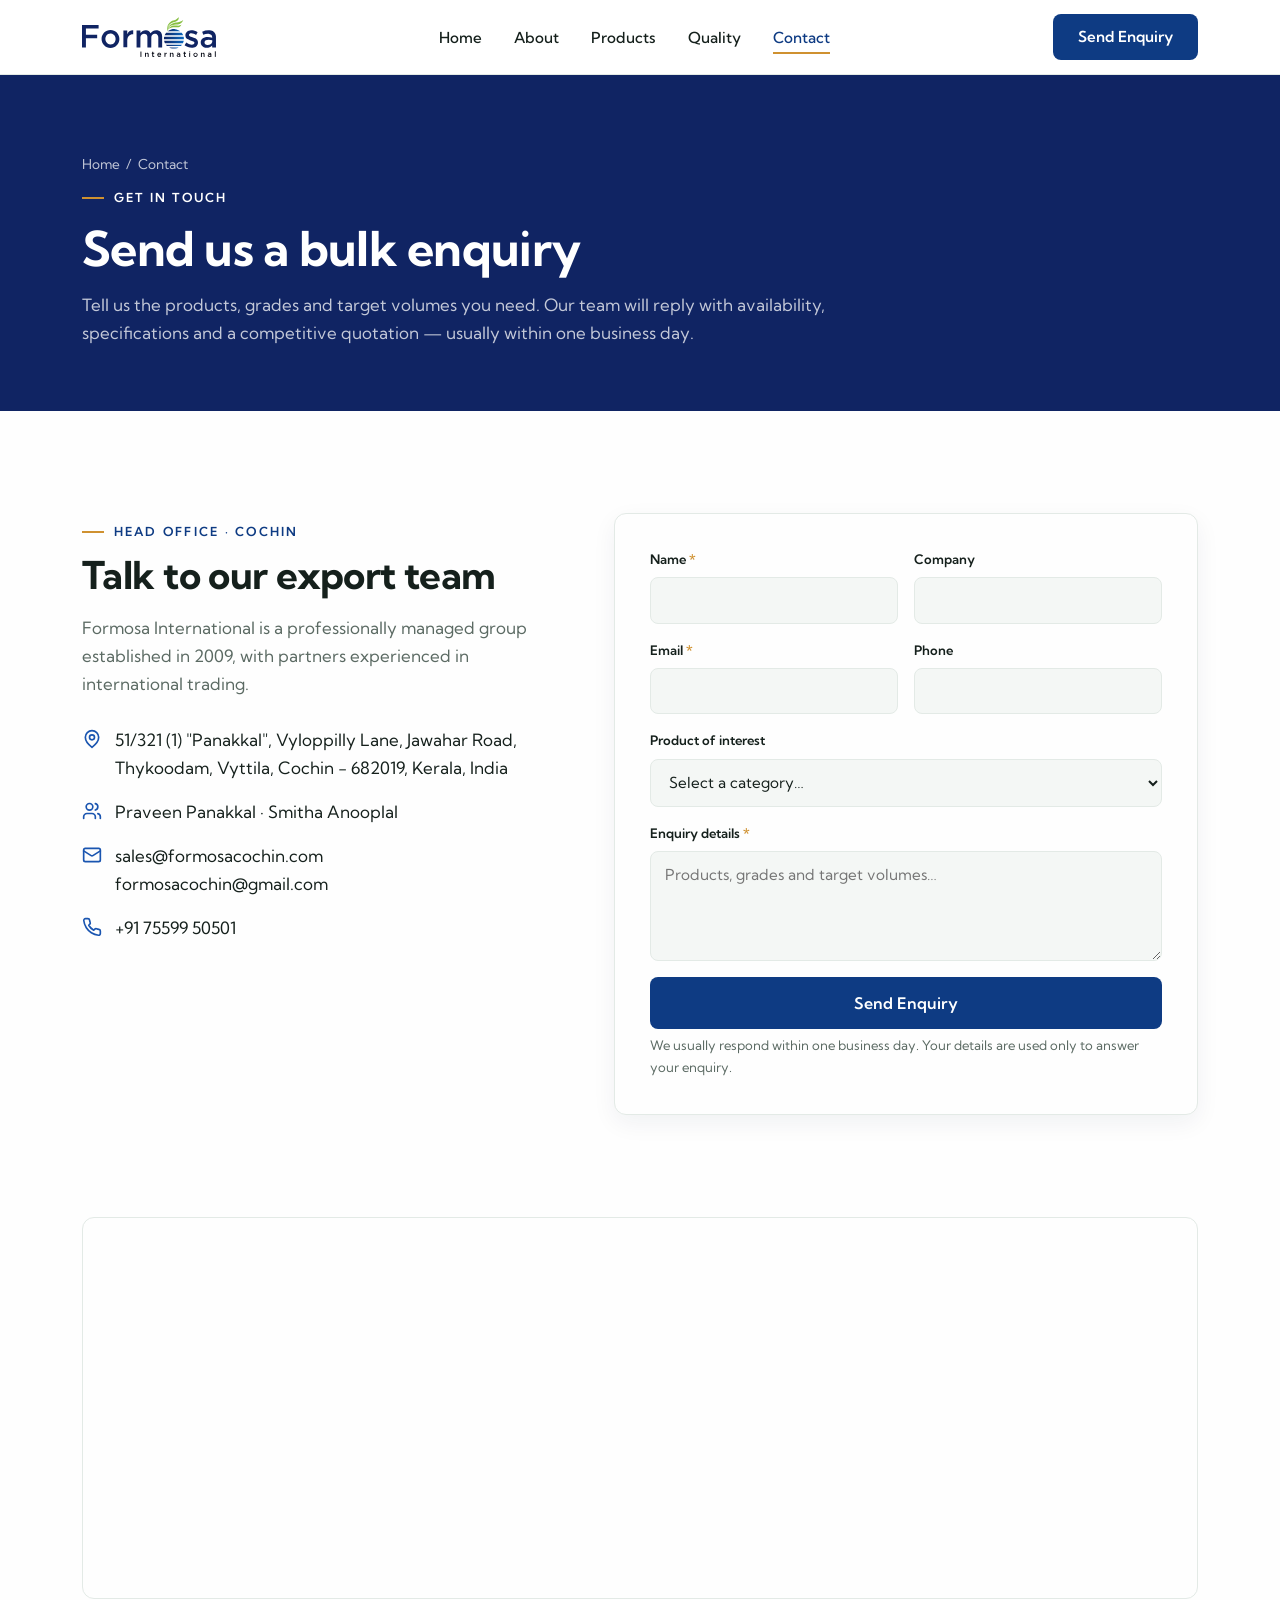
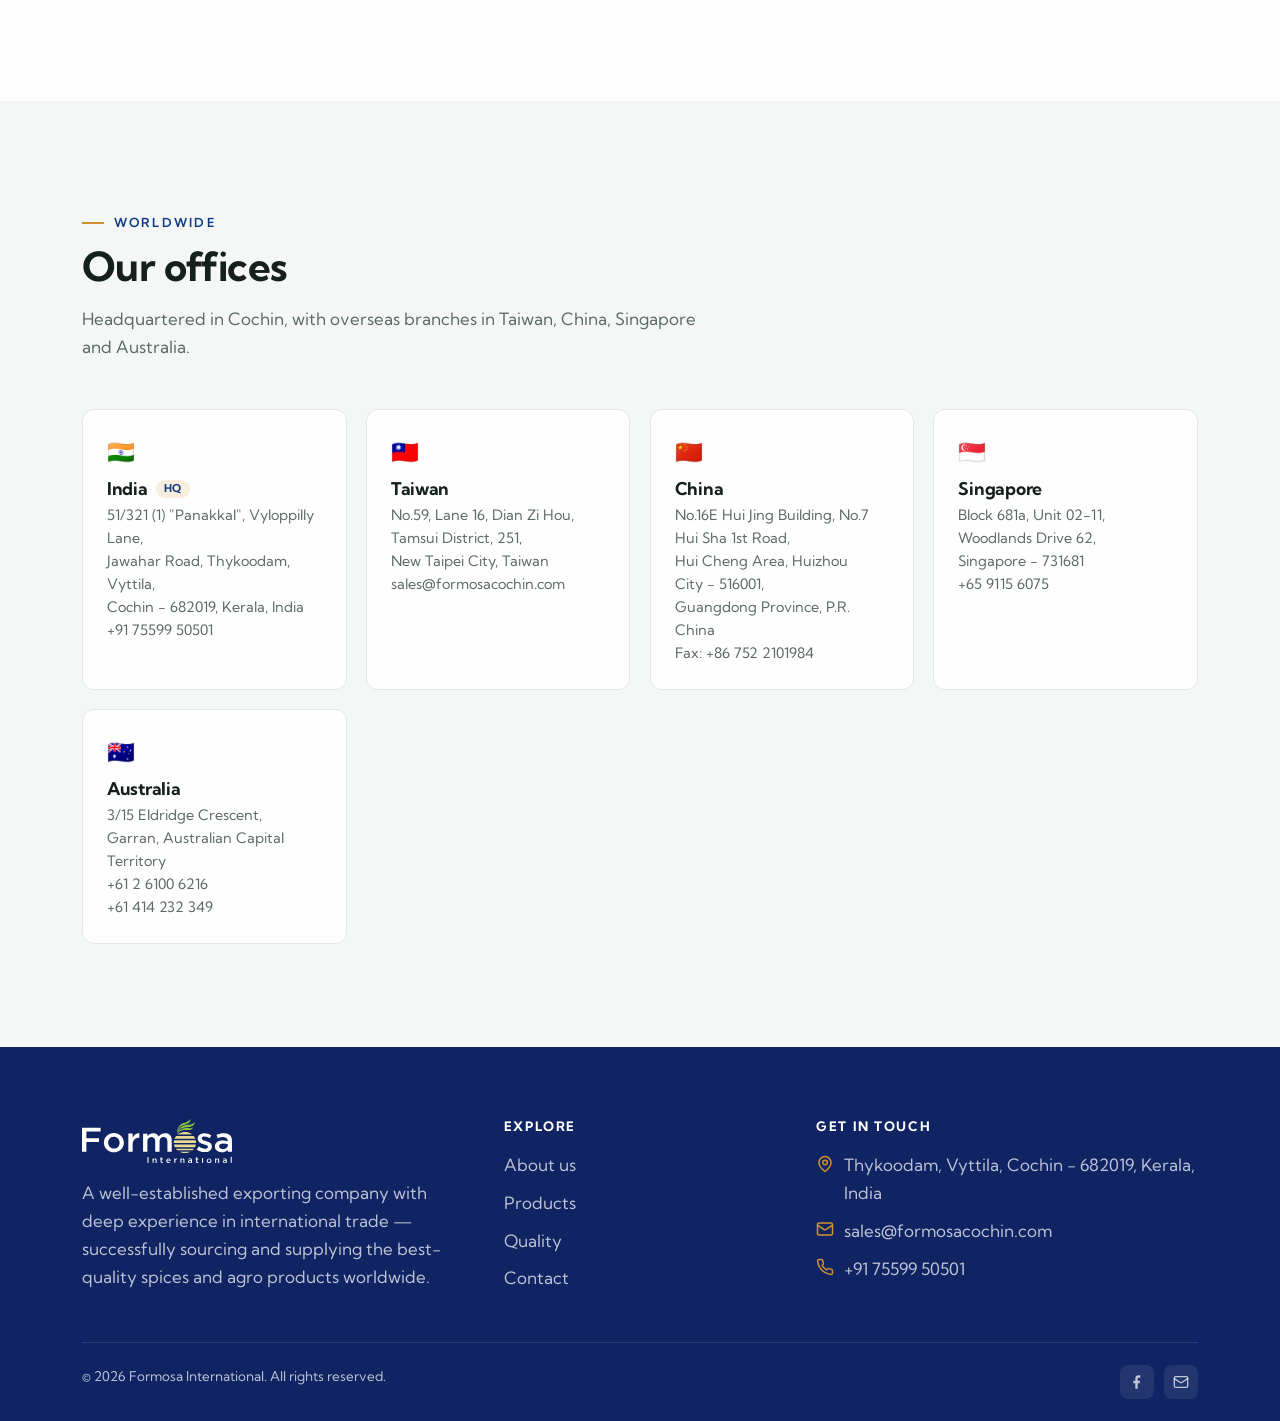
<file: contact.html>
<!DOCTYPE html>
<html lang="en">
<head>
  <meta charset="utf-8" />
  <meta name="viewport" content="width=device-width, initial-scale=1" />
  <title>Contact &amp; Enquiry — Formosa International, Cochin</title>
  <meta name="description" content="Contact Formosa International — send a bulk enquiry, or reach our offices in India (HQ, Cochin), Taiwan, China, Singapore and Australia." />
  <meta name="theme-color" content="#102463" />
  <link rel="canonical" href="https://formosacochin.com/contact.html" />
  <meta property="og:url" content="https://formosacochin.com/contact.html" />
  <link rel="icon" href="assets/img/main-logo.svg" />
  <link rel="preconnect" href="https://fonts.googleapis.com" />
  <link rel="preconnect" href="https://fonts.gstatic.com" crossorigin />
  <link rel="stylesheet" href="https://fonts.googleapis.com/css2?family=Kumbh+Sans:wght@300;400;500;600;700&display=swap" />
  <link rel="stylesheet" href="assets/css/styles.css?v=3" />
</head>
<body>

  <header class="site-header">
    <div class="wrap">
      <nav class="nav" data-open="false" aria-label="Primary">
        <a class="brand" href="index.html" aria-label="Formosa International — home"><img src="assets/img/main-logo.svg" alt="Formosa International" /></a>
        <ul class="nav-links" id="menu">
          <li><a href="index.html">Home</a></li>
          <li><a href="about.html">About</a></li>
          <li><a href="products.html">Products</a></li>
          <li><a href="quality.html">Quality</a></li>
          <li><a href="contact.html" aria-current="page">Contact</a></li>
          <li class="mobile-cta"><a class="btn btn-primary btn-lg" href="#enquire">Send Enquiry</a></li>
        </ul>
        <div class="nav-cta">
          <a class="btn btn-primary" href="#enquire">Send Enquiry</a>
          <button class="nav-toggle" type="button" aria-label="Toggle menu" aria-controls="menu" aria-expanded="false"><span></span></button>
        </div>
      </nav>
    </div>
  </header>

  <main>
    <section class="page-hero">
      <div class="wrap">
        <p class="breadcrumb"><a href="index.html">Home</a><span>/</span>Contact</p>
        <span class="eyebrow">Get in touch</span>
        <h1>Send us a bulk enquiry</h1>
        <p>Tell us the products, grades and target volumes you need. Our team will reply with
           availability, specifications and a competitive quotation — usually within one business day.</p>
      </div>
    </section>

    <!-- Enquiry form -->
    <section class="section" id="enquire">
      <div class="wrap">
        <div class="enquire-grid">
          <div class="enquire-copy reveal">
            <span class="eyebrow">Head office · Cochin</span>
            <h2>Talk to our export team</h2>
            <p>Formosa International is a professionally managed group established in 2009, with
               partners experienced in international trading.</p>
            <ul class="contact-list">
              <li>
                <svg width="20" height="20" viewBox="0 0 24 24" fill="none" stroke="currentColor" stroke-width="2" stroke-linecap="round" stroke-linejoin="round"><path d="M20 10c0 6-8 12-8 12s-8-6-8-12a8 8 0 0 1 16 0Z"/><circle cx="12" cy="10" r="3"/></svg>
                <span>51/321 (1) "Panakkal", Vyloppilly Lane, Jawahar Road,<br />Thykoodam, Vyttila, Cochin&nbsp;-&nbsp;682019, Kerala, India</span>
              </li>
              <li>
                <svg width="20" height="20" viewBox="0 0 24 24" fill="none" stroke="currentColor" stroke-width="2" stroke-linecap="round" stroke-linejoin="round"><path d="M16 21v-2a4 4 0 0 0-4-4H6a4 4 0 0 0-4 4v2"/><circle cx="9" cy="7" r="4"/><path d="M22 21v-2a4 4 0 0 0-3-3.87"/><path d="M16 3.13a4 4 0 0 1 0 7.75"/></svg>
                <span>Praveen Panakkal · Smitha Anooplal</span>
              </li>
              <li>
                <svg width="20" height="20" viewBox="0 0 24 24" fill="none" stroke="currentColor" stroke-width="2" stroke-linecap="round" stroke-linejoin="round"><rect x="2" y="4" width="20" height="16" rx="2"/><path d="m22 7-8.97 5.7a1.94 1.94 0 0 1-2.06 0L2 7"/></svg>
                <span><a href="mailto:sales@formosacochin.com">sales@formosacochin.com</a><br /><a href="mailto:formosacochin@gmail.com">formosacochin@gmail.com</a></span>
              </li>
              <li>
                <svg width="20" height="20" viewBox="0 0 24 24" fill="none" stroke="currentColor" stroke-width="2" stroke-linecap="round" stroke-linejoin="round"><path d="M22 16.92v3a2 2 0 0 1-2.18 2 19.79 19.79 0 0 1-8.63-3.07 19.5 19.5 0 0 1-6-6 19.79 19.79 0 0 1-3.07-8.67A2 2 0 0 1 4.11 2h3a2 2 0 0 1 2 1.72c.13.96.36 1.9.7 2.81a2 2 0 0 1-.45 2.11L8.09 9.91a16 16 0 0 0 6 6l1.27-1.27a2 2 0 0 1 2.11-.45c.9.34 1.85.57 2.81.7A2 2 0 0 1 22 16.92Z"/></svg>
                <a href="tel:+917559950501">+91 75599 50501</a>
              </li>
            </ul>
          </div>

          <div class="form-card reveal">
            <form id="enquiry-form" novalidate>
              <div class="field-row">
                <div class="field">
                  <label for="f-name">Name <span class="req">*</span></label>
                  <input id="f-name" name="name" type="text" autocomplete="name" required />
                </div>
                <div class="field">
                  <label for="f-company">Company</label>
                  <input id="f-company" name="company" type="text" autocomplete="organization" />
                </div>
              </div>
              <div class="field-row">
                <div class="field">
                  <label for="f-email">Email <span class="req">*</span></label>
                  <input id="f-email" name="email" type="email" autocomplete="email" required />
                </div>
                <div class="field">
                  <label for="f-phone">Phone</label>
                  <input id="f-phone" name="phone" type="tel" autocomplete="tel" />
                </div>
              </div>
              <div class="field">
                <label for="f-product">Product of interest</label>
                <select id="f-product" name="product">
                  <option value="">Select a category…</option>
                  <option>Whole Spices</option>
                  <option>Ground Spices &amp; Masalas</option>
                  <option>Organic Spices</option>
                  <option>Essential Oils &amp; Oleoresins</option>
                  <option>Speciality Extracts</option>
                  <option>Beverages (Coffee / Tea)</option>
                  <option>Nuts &amp; Coconut Oil</option>
                  <option>Other / Mixed</option>
                </select>
              </div>
              <div class="field">
                <label for="f-message">Enquiry details <span class="req">*</span></label>
                <textarea id="f-message" name="message" placeholder="Products, grades and target volumes…" required></textarea>
              </div>
              <button class="btn btn-primary btn-lg" type="submit" style="width:100%">Send Enquiry</button>
              <p class="form-note">We usually respond within one business day. Your details are used only to answer your enquiry.</p>
              <p class="form-success" id="form-success" role="status">Thank you — your enquiry has been noted. Our team will get back to you shortly.</p>
            </form>
          </div>
        </div>
      </div>
    </section>

    <!-- Map -->
    <section class="section tint" style="padding-top:0;background:var(--white)">
      <div class="wrap">
        <div class="map-wrap reveal">
          <iframe title="Formosa International location — Vyttila, Cochin" loading="lazy" referrerpolicy="no-referrer-when-downgrade"
            src="https://maps.google.com/maps?q=Thykoodam%2C%20Vyttila%2C%20Kochi%2C%20Kerala%20682019&t=&z=14&ie=UTF8&iwloc=&output=embed"></iframe>
        </div>
      </div>
    </section>

    <!-- Overseas branches -->
    <section class="section tint">
      <div class="wrap">
        <div class="section-head reveal">
          <span class="eyebrow">Worldwide</span>
          <h2>Our offices</h2>
          <p>Headquartered in Cochin, with overseas branches in Taiwan, China, Singapore and Australia.</p>
        </div>
        <div class="branch-cards">
          <div class="bcard reveal">
            <div class="flag">🇮🇳</div>
            <h3>India <span class="tag-hq">HQ</span></h3>
            <address>51/321 (1) "Panakkal", Vyloppilly Lane,<br />Jawahar Road, Thykoodam, Vyttila,<br />Cochin&nbsp;-&nbsp;682019, Kerala, India<br /><a href="tel:+917559950501">+91 75599 50501</a></address>
          </div>
          <div class="bcard reveal">
            <div class="flag">🇹🇼</div>
            <h3>Taiwan</h3>
            <address>No.59, Lane 16, Dian Zi Hou,<br />Tamsui District, 251,<br />New Taipei City, Taiwan<br /><a href="mailto:sales@formosacochin.com">sales@formosacochin.com</a></address>
          </div>
          <div class="bcard reveal">
            <div class="flag">🇨🇳</div>
            <h3>China</h3>
            <address>No.16E Hui Jing Building, No.7 Hui Sha 1st Road,<br />Hui Cheng Area, Huizhou City&nbsp;-&nbsp;516001,<br />Guangdong Province, P.R. China<br />Fax: +86 752 2101984</address>
          </div>
          <div class="bcard reveal">
            <div class="flag">🇸🇬</div>
            <h3>Singapore</h3>
            <address>Block 681a, Unit 02-11,<br />Woodlands Drive 62,<br />Singapore&nbsp;-&nbsp;731681<br /><a href="tel:+6591156075">+65 9115 6075</a></address>
          </div>
          <div class="bcard reveal">
            <div class="flag">🇦🇺</div>
            <h3>Australia</h3>
            <address>3/15 Eldridge Crescent,<br />Garran, Australian Capital Territory<br /><a href="tel:+61261006216">+61 2 6100 6216</a><br /><a href="tel:+61414232349">+61 414 232 349</a></address>
          </div>
        </div>
      </div>
    </section>
  </main>

  <footer class="site-footer">
    <div class="wrap">
      <div class="footer-grid">
        <div>
          <img class="flogo" src="assets/img/dark-bg-logo.svg" alt="Formosa International" />
          <p>A well-established exporting company with deep experience in international trade —
             successfully sourcing and supplying the best-quality spices and agro products worldwide.</p>
        </div>
        <div>
          <h4>Explore</h4>
          <ul class="footer-links">
            <li><a href="about.html">About us</a></li>
            <li><a href="products.html">Products</a></li>
            <li><a href="quality.html">Quality</a></li>
            <li><a href="contact.html">Contact</a></li>
          </ul>
        </div>
        <div>
          <h4>Get in touch</h4>
          <ul class="footer-contact">
            <li><svg width="18" height="18" viewBox="0 0 24 24" fill="none" stroke="currentColor" stroke-width="2" stroke-linecap="round" stroke-linejoin="round"><path d="M20 10c0 6-8 12-8 12s-8-6-8-12a8 8 0 0 1 16 0Z"/><circle cx="12" cy="10" r="3"/></svg><span>Thykoodam, Vyttila, Cochin&nbsp;-&nbsp;682019, Kerala, India</span></li>
            <li><svg width="18" height="18" viewBox="0 0 24 24" fill="none" stroke="currentColor" stroke-width="2" stroke-linecap="round" stroke-linejoin="round"><rect x="2" y="4" width="20" height="16" rx="2"/><path d="m22 7-8.97 5.7a1.94 1.94 0 0 1-2.06 0L2 7"/></svg><a href="mailto:sales@formosacochin.com">sales@formosacochin.com</a></li>
            <li><svg width="18" height="18" viewBox="0 0 24 24" fill="none" stroke="currentColor" stroke-width="2" stroke-linecap="round" stroke-linejoin="round"><path d="M22 16.92v3a2 2 0 0 1-2.18 2 19.79 19.79 0 0 1-8.63-3.07 19.5 19.5 0 0 1-6-6 19.79 19.79 0 0 1-3.07-8.67A2 2 0 0 1 4.11 2h3a2 2 0 0 1 2 1.72c.13.96.36 1.9.7 2.81a2 2 0 0 1-.45 2.11L8.09 9.91a16 16 0 0 0 6 6l1.27-1.27a2 2 0 0 1 2.11-.45c.9.34 1.85.57 2.81.7A2 2 0 0 1 22 16.92Z"/></svg><a href="tel:+917559950501">+91 75599 50501</a></li>
          </ul>
        </div>
      </div>
      <div class="footer-bottom">
        <span>&copy; <span id="year">2025</span> Formosa International. All rights reserved.</span>
        <div class="social">
          <a href="https://www.facebook.com/pages/Formosa-International/264374583762070" target="_blank" rel="noopener" aria-label="Facebook"><svg width="16" height="16" viewBox="0 0 24 24" fill="currentColor"><path d="M13 22v-8h3l.5-4H13V7.5c0-1.1.3-1.9 2-1.9h2V2.1C16.7 2 15.5 2 14.2 2 11.4 2 9.5 3.7 9.5 6.9V10H6.5v4h3v8H13Z"/></svg></a>
          <a href="mailto:sales@formosacochin.com" aria-label="Email"><svg width="16" height="16" viewBox="0 0 24 24" fill="none" stroke="currentColor" stroke-width="2" stroke-linecap="round" stroke-linejoin="round"><rect x="2" y="4" width="20" height="16" rx="2"/><path d="m22 7-8.97 5.7a1.94 1.94 0 0 1-2.06 0L2 7"/></svg></a>
        </div>
      </div>
    </div>
  </footer>

  <script src="assets/js/main.js?v=3" defer></script>
</body>
</html>
</file>
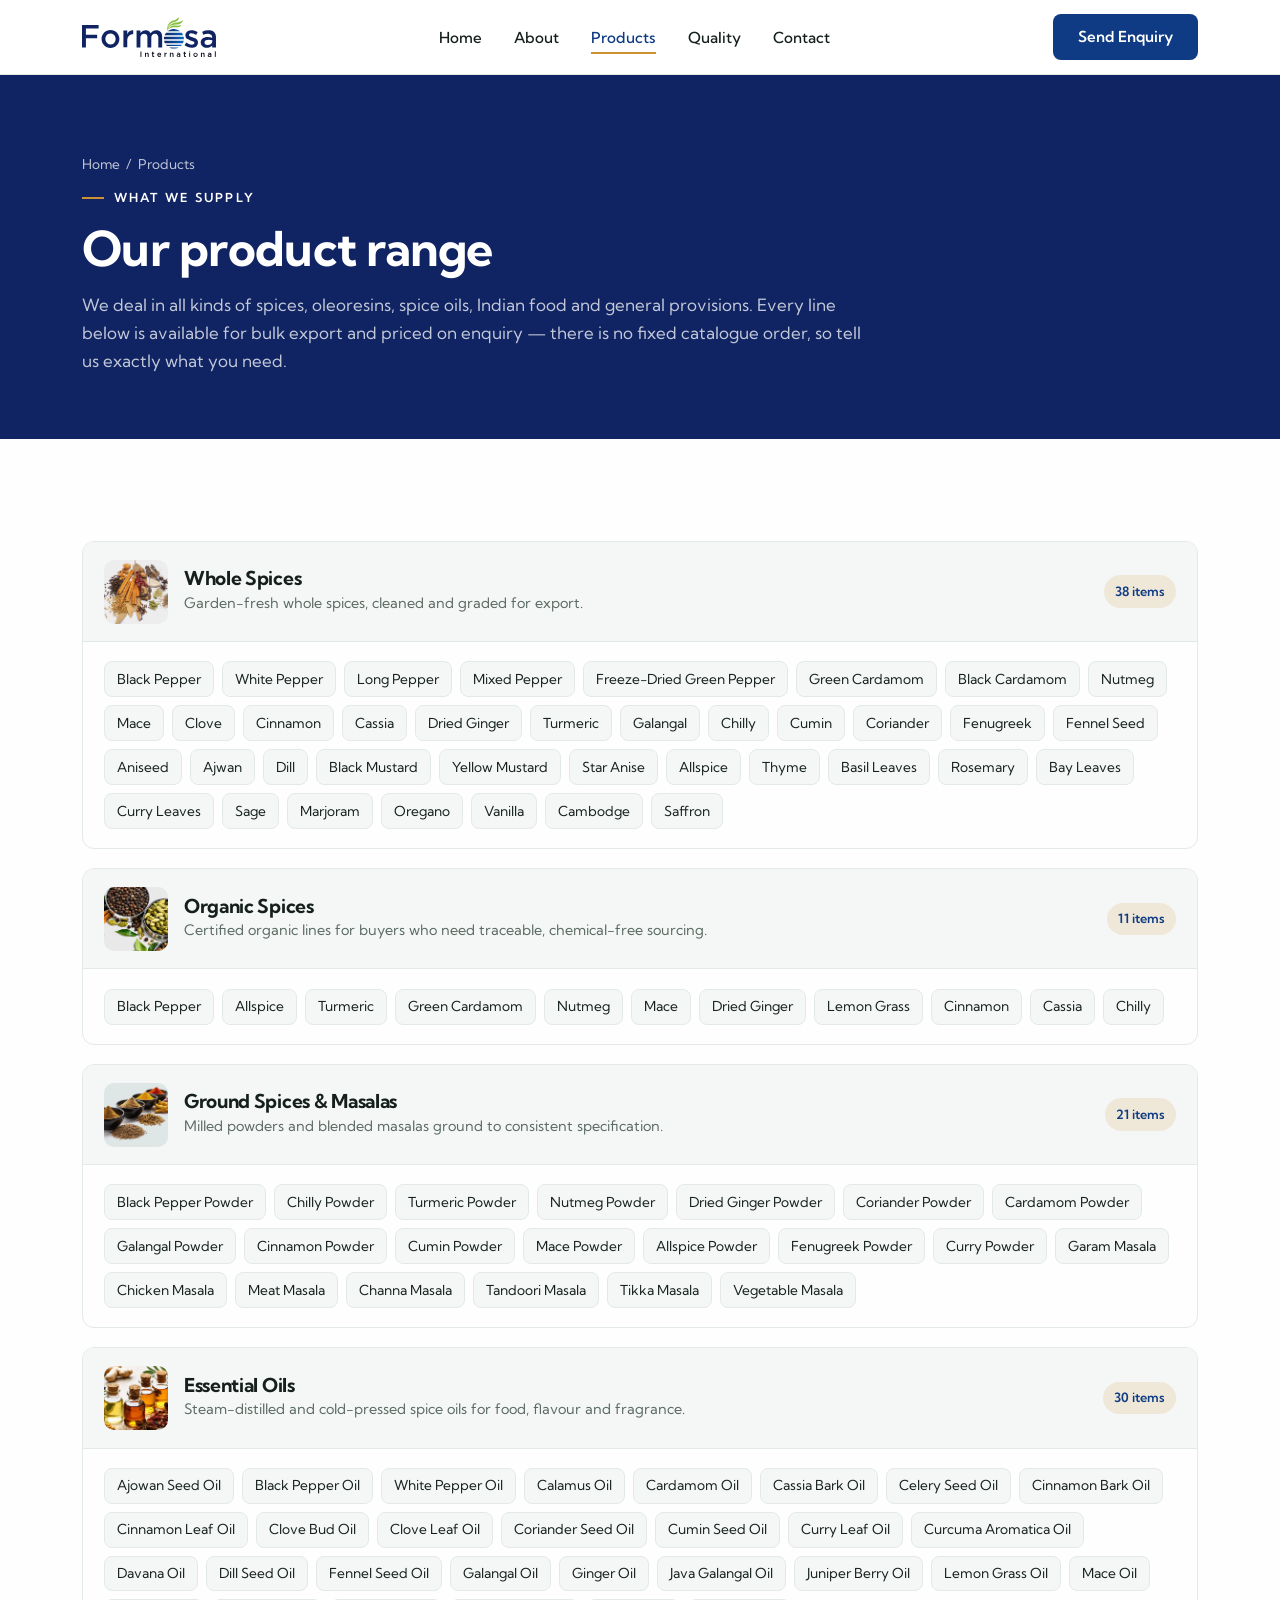
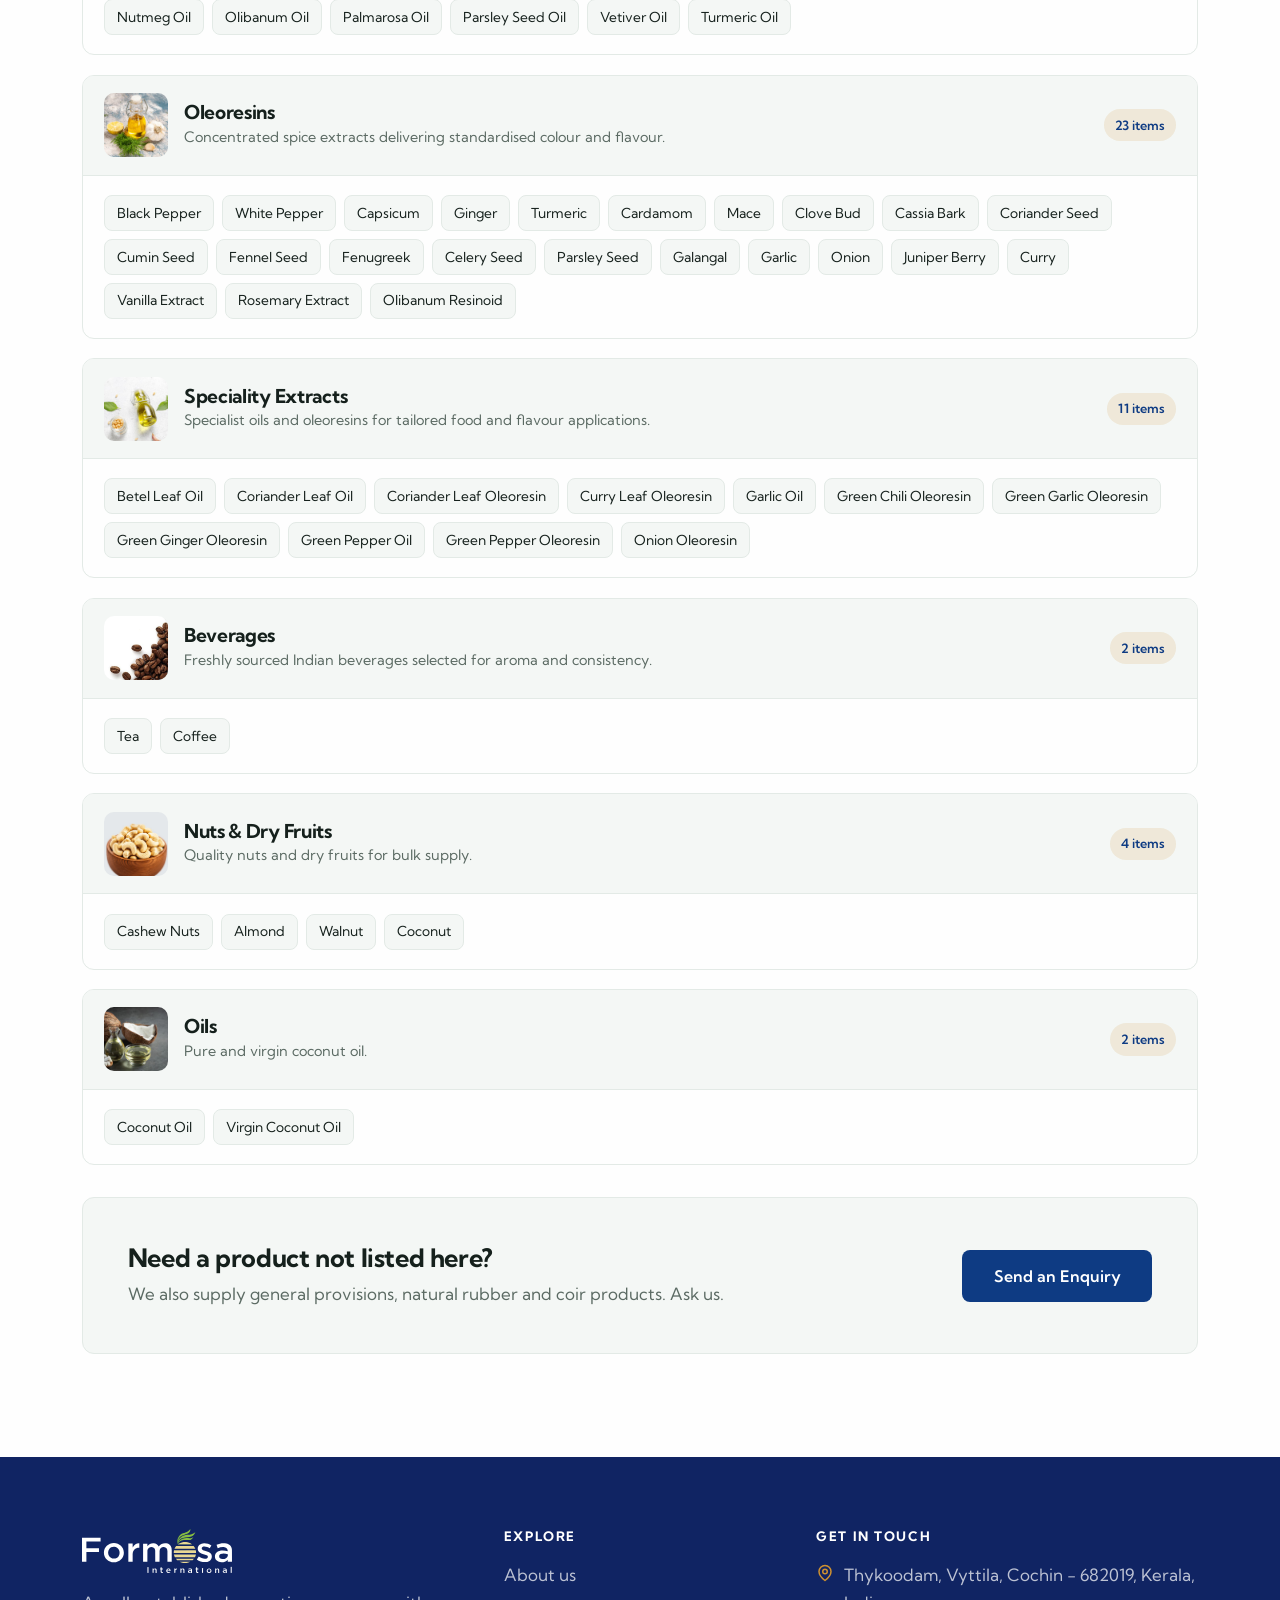
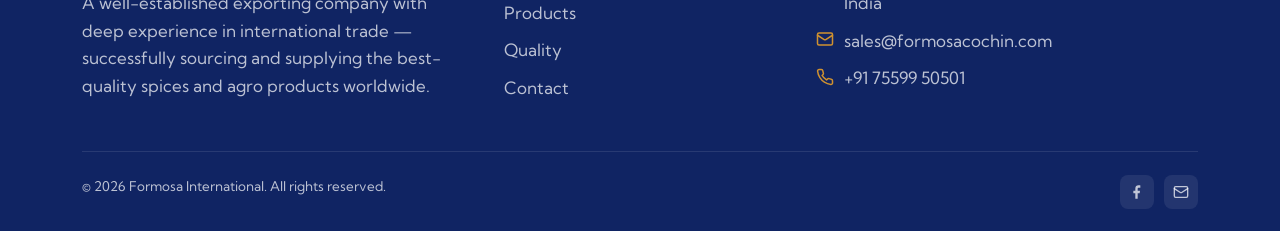
<file: products.html>
<!DOCTYPE html>
<html lang="en">
<head>
  <meta charset="utf-8" />
  <meta name="viewport" content="width=device-width, initial-scale=1" />
  <title>Products — Formosa International | Indian Spices, Oils &amp; Oleoresins</title>
  <meta name="description" content="Formosa International's full export range: whole &amp; ground spices, organic spices, essential oils, oleoresins, speciality extracts, beverages, nuts and coconut oil. Priced on enquiry." />
  <meta name="theme-color" content="#102463" />
  <link rel="canonical" href="https://formosacochin.com/products.html" />
  <meta property="og:url" content="https://formosacochin.com/products.html" />
  <link rel="icon" href="assets/img/main-logo.svg" />
  <link rel="preconnect" href="https://fonts.googleapis.com" />
  <link rel="preconnect" href="https://fonts.gstatic.com" crossorigin />
  <link rel="stylesheet" href="https://fonts.googleapis.com/css2?family=Kumbh+Sans:wght@300;400;500;600;700&display=swap" />
  <link rel="stylesheet" href="assets/css/styles.css?v=3" />
</head>
<body>

  <header class="site-header">
    <div class="wrap">
      <nav class="nav" data-open="false" aria-label="Primary">
        <a class="brand" href="index.html" aria-label="Formosa International — home"><img src="assets/img/main-logo.svg" alt="Formosa International" /></a>
        <ul class="nav-links" id="menu">
          <li><a href="index.html">Home</a></li>
          <li><a href="about.html">About</a></li>
          <li><a href="products.html" aria-current="page">Products</a></li>
          <li><a href="quality.html">Quality</a></li>
          <li><a href="contact.html">Contact</a></li>
          <li class="mobile-cta"><a class="btn btn-primary btn-lg" href="contact.html">Send Enquiry</a></li>
        </ul>
        <div class="nav-cta">
          <a class="btn btn-primary" href="contact.html">Send Enquiry</a>
          <button class="nav-toggle" type="button" aria-label="Toggle menu" aria-controls="menu" aria-expanded="false"><span></span></button>
        </div>
      </nav>
    </div>
  </header>

  <main>
    <section class="page-hero">
      <div class="wrap">
        <p class="breadcrumb"><a href="index.html">Home</a><span>/</span>Products</p>
        <span class="eyebrow">What we supply</span>
        <h1>Our product range</h1>
        <p>We deal in all kinds of spices, oleoresins, spice oils, Indian food and general
           provisions. Every line below is available for bulk export and priced on enquiry —
           there is no fixed catalogue order, so tell us exactly what you need.</p>
      </div>
    </section>

    <section class="section">
      <div class="wrap">
        <div class="catalog">
          <article class="catalog-item reveal" id="whole-spices">
            <div class="catalog-head">
              <img src="assets/img/cat-whole.jpg" alt="" loading="lazy" />
              <div class="meta">
                <h3>Whole Spices</h3>
                <p>Garden-fresh whole spices, cleaned and graded for export.</p>
              </div>
              <span class="count">38 items</span>
            </div>
            <div class="tags"><span class="tag">Black Pepper</span><span class="tag">White Pepper</span><span class="tag">Long Pepper</span><span class="tag">Mixed Pepper</span><span class="tag">Freeze-Dried Green Pepper</span><span class="tag">Green Cardamom</span><span class="tag">Black Cardamom</span><span class="tag">Nutmeg</span><span class="tag">Mace</span><span class="tag">Clove</span><span class="tag">Cinnamon</span><span class="tag">Cassia</span><span class="tag">Dried Ginger</span><span class="tag">Turmeric</span><span class="tag">Galangal</span><span class="tag">Chilly</span><span class="tag">Cumin</span><span class="tag">Coriander</span><span class="tag">Fenugreek</span><span class="tag">Fennel Seed</span><span class="tag">Aniseed</span><span class="tag">Ajwan</span><span class="tag">Dill</span><span class="tag">Black Mustard</span><span class="tag">Yellow Mustard</span><span class="tag">Star Anise</span><span class="tag">Allspice</span><span class="tag">Thyme</span><span class="tag">Basil Leaves</span><span class="tag">Rosemary</span><span class="tag">Bay Leaves</span><span class="tag">Curry Leaves</span><span class="tag">Sage</span><span class="tag">Marjoram</span><span class="tag">Oregano</span><span class="tag">Vanilla</span><span class="tag">Cambodge</span><span class="tag">Saffron</span></div>
          </article>
          <article class="catalog-item reveal" id="organic-spices">
            <div class="catalog-head">
              <img src="assets/img/cat-organic.jpg" alt="" loading="lazy" />
              <div class="meta">
                <h3>Organic Spices</h3>
                <p>Certified organic lines for buyers who need traceable, chemical-free sourcing.</p>
              </div>
              <span class="count">11 items</span>
            </div>
            <div class="tags"><span class="tag">Black Pepper</span><span class="tag">Allspice</span><span class="tag">Turmeric</span><span class="tag">Green Cardamom</span><span class="tag">Nutmeg</span><span class="tag">Mace</span><span class="tag">Dried Ginger</span><span class="tag">Lemon Grass</span><span class="tag">Cinnamon</span><span class="tag">Cassia</span><span class="tag">Chilly</span></div>
          </article>
          <article class="catalog-item reveal" id="ground-spices">
            <div class="catalog-head">
              <img src="assets/img/cat-ground.jpg" alt="" loading="lazy" />
              <div class="meta">
                <h3>Ground Spices &amp; Masalas</h3>
                <p>Milled powders and blended masalas ground to consistent specification.</p>
              </div>
              <span class="count">21 items</span>
            </div>
            <div class="tags"><span class="tag">Black Pepper Powder</span><span class="tag">Chilly Powder</span><span class="tag">Turmeric Powder</span><span class="tag">Nutmeg Powder</span><span class="tag">Dried Ginger Powder</span><span class="tag">Coriander Powder</span><span class="tag">Cardamom Powder</span><span class="tag">Galangal Powder</span><span class="tag">Cinnamon Powder</span><span class="tag">Cumin Powder</span><span class="tag">Mace Powder</span><span class="tag">Allspice Powder</span><span class="tag">Fenugreek Powder</span><span class="tag">Curry Powder</span><span class="tag">Garam Masala</span><span class="tag">Chicken Masala</span><span class="tag">Meat Masala</span><span class="tag">Channa Masala</span><span class="tag">Tandoori Masala</span><span class="tag">Tikka Masala</span><span class="tag">Vegetable Masala</span></div>
          </article>
          <article class="catalog-item reveal" id="essential-oils">
            <div class="catalog-head">
              <img src="assets/img/cat-oils.jpg" alt="" loading="lazy" />
              <div class="meta">
                <h3>Essential Oils</h3>
                <p>Steam-distilled and cold-pressed spice oils for food, flavour and fragrance.</p>
              </div>
              <span class="count">30 items</span>
            </div>
            <div class="tags"><span class="tag">Ajowan Seed Oil</span><span class="tag">Black Pepper Oil</span><span class="tag">White Pepper Oil</span><span class="tag">Calamus Oil</span><span class="tag">Cardamom Oil</span><span class="tag">Cassia Bark Oil</span><span class="tag">Celery Seed Oil</span><span class="tag">Cinnamon Bark Oil</span><span class="tag">Cinnamon Leaf Oil</span><span class="tag">Clove Bud Oil</span><span class="tag">Clove Leaf Oil</span><span class="tag">Coriander Seed Oil</span><span class="tag">Cumin Seed Oil</span><span class="tag">Curry Leaf Oil</span><span class="tag">Curcuma Aromatica Oil</span><span class="tag">Davana Oil</span><span class="tag">Dill Seed Oil</span><span class="tag">Fennel Seed Oil</span><span class="tag">Galangal Oil</span><span class="tag">Ginger Oil</span><span class="tag">Java Galangal Oil</span><span class="tag">Juniper Berry Oil</span><span class="tag">Lemon Grass Oil</span><span class="tag">Mace Oil</span><span class="tag">Nutmeg Oil</span><span class="tag">Olibanum Oil</span><span class="tag">Palmarosa Oil</span><span class="tag">Parsley Seed Oil</span><span class="tag">Vetiver Oil</span><span class="tag">Turmeric Oil</span></div>
          </article>
          <article class="catalog-item reveal" id="oleoresins">
            <div class="catalog-head">
              <img src="assets/img/cat-oleoresins.jpg" alt="" loading="lazy" />
              <div class="meta">
                <h3>Oleoresins</h3>
                <p>Concentrated spice extracts delivering standardised colour and flavour.</p>
              </div>
              <span class="count">23 items</span>
            </div>
            <div class="tags"><span class="tag">Black Pepper</span><span class="tag">White Pepper</span><span class="tag">Capsicum</span><span class="tag">Ginger</span><span class="tag">Turmeric</span><span class="tag">Cardamom</span><span class="tag">Mace</span><span class="tag">Clove Bud</span><span class="tag">Cassia Bark</span><span class="tag">Coriander Seed</span><span class="tag">Cumin Seed</span><span class="tag">Fennel Seed</span><span class="tag">Fenugreek</span><span class="tag">Celery Seed</span><span class="tag">Parsley Seed</span><span class="tag">Galangal</span><span class="tag">Garlic</span><span class="tag">Onion</span><span class="tag">Juniper Berry</span><span class="tag">Curry</span><span class="tag">Vanilla Extract</span><span class="tag">Rosemary Extract</span><span class="tag">Olibanum Resinoid</span></div>
          </article>
          <article class="catalog-item reveal" id="speciality-extracts">
            <div class="catalog-head">
              <img src="assets/img/cat-speciality.jpg" alt="" loading="lazy" />
              <div class="meta">
                <h3>Speciality Extracts</h3>
                <p>Specialist oils and oleoresins for tailored food and flavour applications.</p>
              </div>
              <span class="count">11 items</span>
            </div>
            <div class="tags"><span class="tag">Betel Leaf Oil</span><span class="tag">Coriander Leaf Oil</span><span class="tag">Coriander Leaf Oleoresin</span><span class="tag">Curry Leaf Oleoresin</span><span class="tag">Garlic Oil</span><span class="tag">Green Chili Oleoresin</span><span class="tag">Green Garlic Oleoresin</span><span class="tag">Green Ginger Oleoresin</span><span class="tag">Green Pepper Oil</span><span class="tag">Green Pepper Oleoresin</span><span class="tag">Onion Oleoresin</span></div>
          </article>
          <article class="catalog-item reveal" id="beverages">
            <div class="catalog-head">
              <img src="assets/img/cat-beverages.jpg" alt="" loading="lazy" />
              <div class="meta">
                <h3>Beverages</h3>
                <p>Freshly sourced Indian beverages selected for aroma and consistency.</p>
              </div>
              <span class="count">2 items</span>
            </div>
            <div class="tags"><span class="tag">Tea</span><span class="tag">Coffee</span></div>
          </article>
          <article class="catalog-item reveal" id="nuts">
            <div class="catalog-head">
              <img src="assets/img/cat-nuts.jpg" alt="" loading="lazy" />
              <div class="meta">
                <h3>Nuts &amp; Dry Fruits</h3>
                <p>Quality nuts and dry fruits for bulk supply.</p>
              </div>
              <span class="count">4 items</span>
            </div>
            <div class="tags"><span class="tag">Cashew Nuts</span><span class="tag">Almond</span><span class="tag">Walnut</span><span class="tag">Coconut</span></div>
          </article>
          <article class="catalog-item reveal" id="oils">
            <div class="catalog-head">
              <img src="assets/img/cat-coconut.jpg" alt="" loading="lazy" />
              <div class="meta">
                <h3>Oils</h3>
                <p>Pure and virgin coconut oil.</p>
              </div>
              <span class="count">2 items</span>
            </div>
            <div class="tags"><span class="tag">Coconut Oil</span><span class="tag">Virgin Coconut Oil</span></div>
          </article>
        </div>

        <div class="quote-band reveal" style="margin-top:2rem;display:flex;flex-wrap:wrap;gap:1.5rem;align-items:center;justify-content:space-between">
          <div>
            <h2 style="font-size:clamp(1.4rem,1.1rem+1.4vw,2rem)">Need a product not listed here?</h2>
            <p style="color:var(--muted);margin-top:.5rem">We also supply general provisions, natural rubber and coir products. Ask us.</p>
          </div>
          <a class="btn btn-primary btn-lg" href="contact.html">Send an Enquiry</a>
        </div>
      </div>
    </section>
  </main>

  <footer class="site-footer">
    <div class="wrap">
      <div class="footer-grid">
        <div>
          <img class="flogo" src="assets/img/dark-bg-logo.svg" alt="Formosa International" />
          <p>A well-established exporting company with deep experience in international trade —
             successfully sourcing and supplying the best-quality spices and agro products worldwide.</p>
        </div>
        <div>
          <h4>Explore</h4>
          <ul class="footer-links">
            <li><a href="about.html">About us</a></li>
            <li><a href="products.html">Products</a></li>
            <li><a href="quality.html">Quality</a></li>
            <li><a href="contact.html">Contact</a></li>
          </ul>
        </div>
        <div>
          <h4>Get in touch</h4>
          <ul class="footer-contact">
            <li><svg width="18" height="18" viewBox="0 0 24 24" fill="none" stroke="currentColor" stroke-width="2" stroke-linecap="round" stroke-linejoin="round"><path d="M20 10c0 6-8 12-8 12s-8-6-8-12a8 8 0 0 1 16 0Z"/><circle cx="12" cy="10" r="3"/></svg><span>Thykoodam, Vyttila, Cochin&nbsp;-&nbsp;682019, Kerala, India</span></li>
            <li><svg width="18" height="18" viewBox="0 0 24 24" fill="none" stroke="currentColor" stroke-width="2" stroke-linecap="round" stroke-linejoin="round"><rect x="2" y="4" width="20" height="16" rx="2"/><path d="m22 7-8.97 5.7a1.94 1.94 0 0 1-2.06 0L2 7"/></svg><a href="mailto:sales@formosacochin.com">sales@formosacochin.com</a></li>
            <li><svg width="18" height="18" viewBox="0 0 24 24" fill="none" stroke="currentColor" stroke-width="2" stroke-linecap="round" stroke-linejoin="round"><path d="M22 16.92v3a2 2 0 0 1-2.18 2 19.79 19.79 0 0 1-8.63-3.07 19.5 19.5 0 0 1-6-6 19.79 19.79 0 0 1-3.07-8.67A2 2 0 0 1 4.11 2h3a2 2 0 0 1 2 1.72c.13.96.36 1.9.7 2.81a2 2 0 0 1-.45 2.11L8.09 9.91a16 16 0 0 0 6 6l1.27-1.27a2 2 0 0 1 2.11-.45c.9.34 1.85.57 2.81.7A2 2 0 0 1 22 16.92Z"/></svg><a href="tel:+917559950501">+91 75599 50501</a></li>
          </ul>
        </div>
      </div>
      <div class="footer-bottom">
        <span>&copy; <span id="year">2025</span> Formosa International. All rights reserved.</span>
        <div class="social">
          <a href="https://www.facebook.com/pages/Formosa-International/264374583762070" target="_blank" rel="noopener" aria-label="Facebook"><svg width="16" height="16" viewBox="0 0 24 24" fill="currentColor"><path d="M13 22v-8h3l.5-4H13V7.5c0-1.1.3-1.9 2-1.9h2V2.1C16.7 2 15.5 2 14.2 2 11.4 2 9.5 3.7 9.5 6.9V10H6.5v4h3v8H13Z"/></svg></a>
          <a href="mailto:sales@formosacochin.com" aria-label="Email"><svg width="16" height="16" viewBox="0 0 24 24" fill="none" stroke="currentColor" stroke-width="2" stroke-linecap="round" stroke-linejoin="round"><rect x="2" y="4" width="20" height="16" rx="2"/><path d="m22 7-8.97 5.7a1.94 1.94 0 0 1-2.06 0L2 7"/></svg></a>
        </div>
      </div>
    </div>
  </footer>

  <script src="assets/js/main.js?v=3" defer></script>
</body>
</html>
</file>
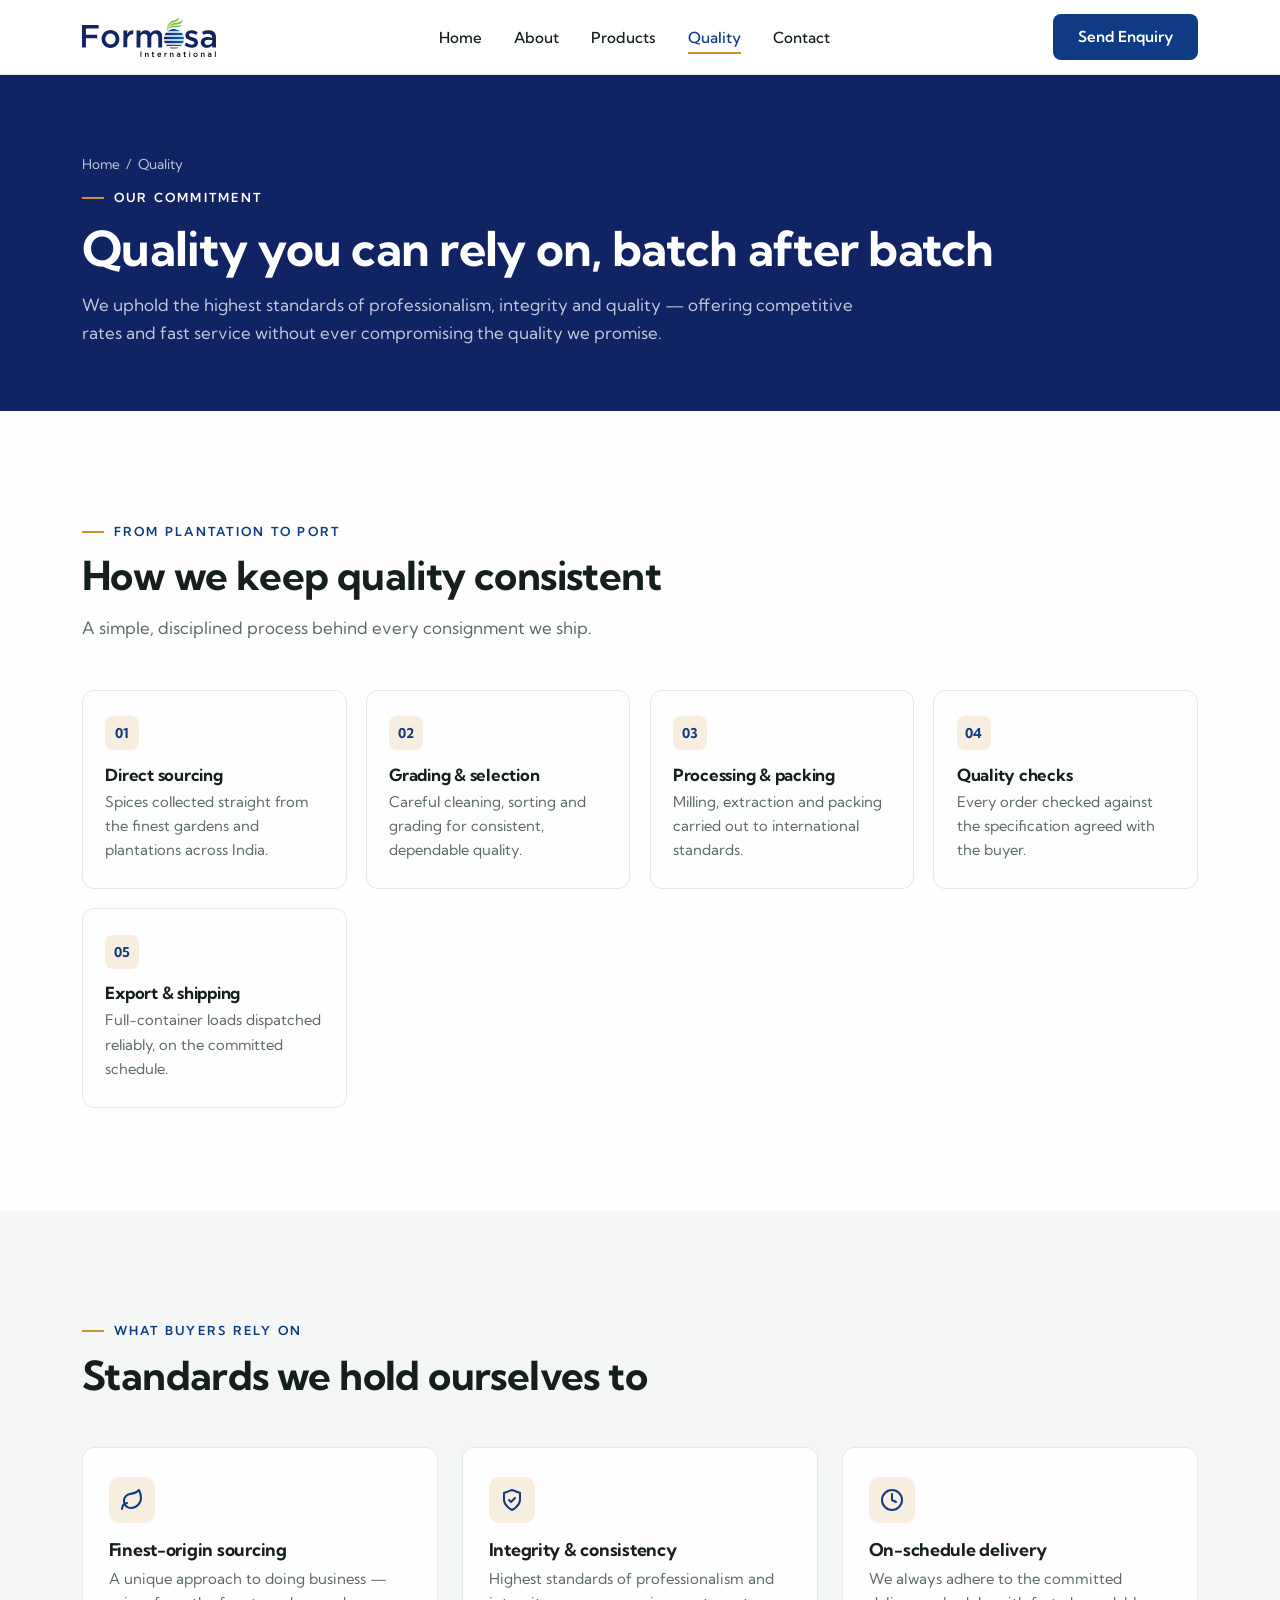
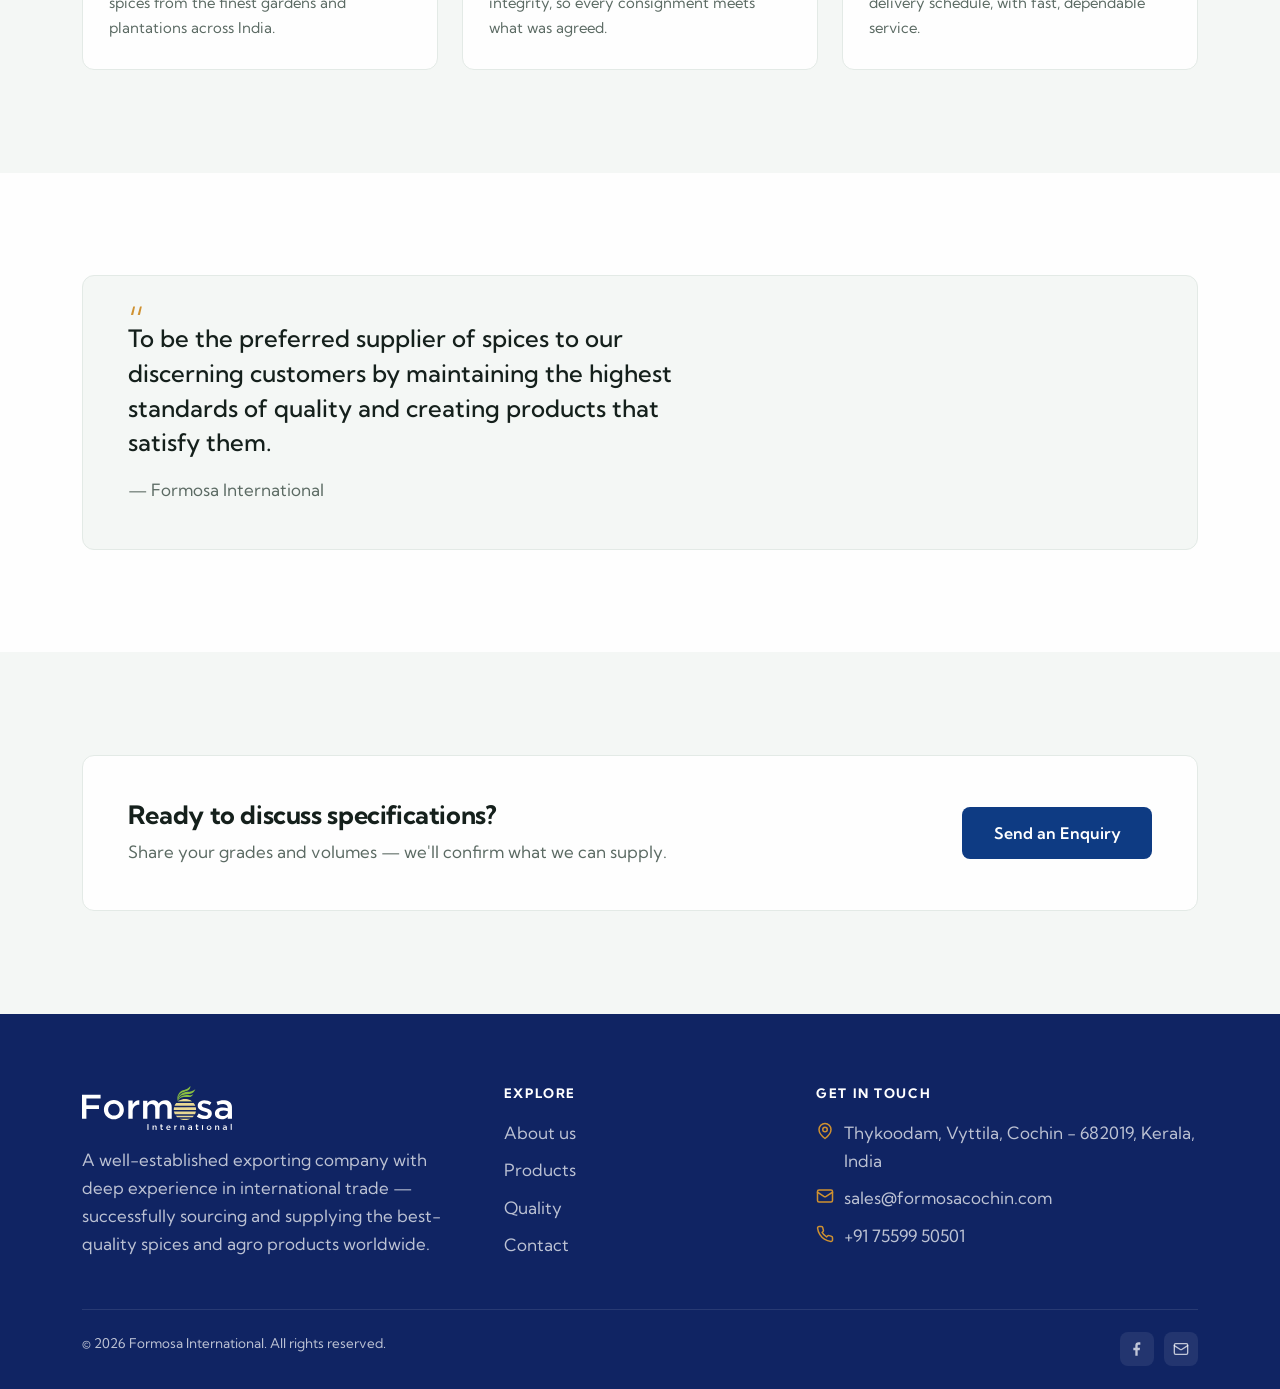
<file: quality.html>
<!DOCTYPE html>
<html lang="en">
<head>
  <meta charset="utf-8" />
  <meta name="viewport" content="width=device-width, initial-scale=1" />
  <title>Quality &amp; Sourcing — Formosa International</title>
  <meta name="description" content="How Formosa International maintains quality — direct plantation sourcing, careful grading, packing to international standards and reliable full-container shipping." />
  <meta name="theme-color" content="#102463" />
  <link rel="canonical" href="https://formosacochin.com/quality.html" />
  <meta property="og:url" content="https://formosacochin.com/quality.html" />
  <link rel="icon" href="assets/img/main-logo.svg" />
  <link rel="preconnect" href="https://fonts.googleapis.com" />
  <link rel="preconnect" href="https://fonts.gstatic.com" crossorigin />
  <link rel="stylesheet" href="https://fonts.googleapis.com/css2?family=Kumbh+Sans:wght@300;400;500;600;700&display=swap" />
  <link rel="stylesheet" href="assets/css/styles.css?v=3" />
</head>
<body>

  <header class="site-header">
    <div class="wrap">
      <nav class="nav" data-open="false" aria-label="Primary">
        <a class="brand" href="index.html" aria-label="Formosa International — home"><img src="assets/img/main-logo.svg" alt="Formosa International" /></a>
        <ul class="nav-links" id="menu">
          <li><a href="index.html">Home</a></li>
          <li><a href="about.html">About</a></li>
          <li><a href="products.html">Products</a></li>
          <li><a href="quality.html" aria-current="page">Quality</a></li>
          <li><a href="contact.html">Contact</a></li>
          <li class="mobile-cta"><a class="btn btn-primary btn-lg" href="contact.html">Send Enquiry</a></li>
        </ul>
        <div class="nav-cta">
          <a class="btn btn-primary" href="contact.html">Send Enquiry</a>
          <button class="nav-toggle" type="button" aria-label="Toggle menu" aria-controls="menu" aria-expanded="false"><span></span></button>
        </div>
      </nav>
    </div>
  </header>

  <main>
    <section class="page-hero">
      <div class="wrap">
        <p class="breadcrumb"><a href="index.html">Home</a><span>/</span>Quality</p>
        <span class="eyebrow">Our commitment</span>
        <h1>Quality you can rely on, batch after batch</h1>
        <p>We uphold the highest standards of professionalism, integrity and quality — offering
           competitive rates and fast service without ever compromising the quality we promise.</p>
      </div>
    </section>

    <!-- Process -->
    <section class="section">
      <div class="wrap">
        <div class="section-head reveal">
          <span class="eyebrow">From plantation to port</span>
          <h2>How we keep quality consistent</h2>
          <p>A simple, disciplined process behind every consignment we ship.</p>
        </div>
        <div class="process">
          <div class="step reveal"><div class="n"></div><h3>Direct sourcing</h3><p>Spices collected straight from the finest gardens and plantations across India.</p></div>
          <div class="step reveal"><div class="n"></div><h3>Grading &amp; selection</h3><p>Careful cleaning, sorting and grading for consistent, dependable quality.</p></div>
          <div class="step reveal"><div class="n"></div><h3>Processing &amp; packing</h3><p>Milling, extraction and packing carried out to international standards.</p></div>
          <div class="step reveal"><div class="n"></div><h3>Quality checks</h3><p>Every order checked against the specification agreed with the buyer.</p></div>
          <div class="step reveal"><div class="n"></div><h3>Export &amp; shipping</h3><p>Full-container loads dispatched reliably, on the committed schedule.</p></div>
        </div>
      </div>
    </section>

    <!-- Principles -->
    <section class="section tint">
      <div class="wrap">
        <div class="section-head reveal">
          <span class="eyebrow">What buyers rely on</span>
          <h2>Standards we hold ourselves to</h2>
        </div>
        <div class="feature-grid">
          <div class="feature reveal">
            <div class="ico"><svg width="24" height="24" viewBox="0 0 24 24" fill="none" stroke="currentColor" stroke-width="2" stroke-linecap="round" stroke-linejoin="round"><path d="M11 20A7 7 0 0 1 9.8 6.1C15.5 5 17 4.48 19 2c1 2 2 4.18 2 8 0 5.5-4.78 10-10 10Z"/><path d="M2 21c0-3 1.85-5.36 5.08-6"/></svg></div>
            <h3>Finest-origin sourcing</h3>
            <p>A unique approach to doing business — spices from the finest gardens and plantations across India.</p>
          </div>
          <div class="feature reveal">
            <div class="ico"><svg width="24" height="24" viewBox="0 0 24 24" fill="none" stroke="currentColor" stroke-width="2" stroke-linecap="round" stroke-linejoin="round"><path d="M12 22s8-4 8-10V5l-8-3-8 3v7c0 6 8 10 8 10Z"/><polyline points="9 12 11 14 15 10"/></svg></div>
            <h3>Integrity &amp; consistency</h3>
            <p>Highest standards of professionalism and integrity, so every consignment meets what was agreed.</p>
          </div>
          <div class="feature reveal">
            <div class="ico"><svg width="24" height="24" viewBox="0 0 24 24" fill="none" stroke="currentColor" stroke-width="2" stroke-linecap="round" stroke-linejoin="round"><circle cx="12" cy="12" r="10"/><polyline points="12 6 12 12 16 14"/></svg></div>
            <h3>On-schedule delivery</h3>
            <p>We always adhere to the committed delivery schedule, with fast, dependable service.</p>
          </div>
        </div>
      </div>
    </section>

    <!-- Commitment quote -->
    <section class="section">
      <div class="wrap">
        <div class="quote-band reveal">
          <div class="mark">“</div>
          <blockquote>To be the preferred supplier of spices to our discerning customers by maintaining the highest standards of quality and creating products that satisfy them.</blockquote>
          <p style="color:var(--muted);margin-top:1rem">— Formosa International</p>
        </div>
      </div>
    </section>

    <!-- CTA -->
    <section class="section tint">
      <div class="wrap">
        <div class="quote-band reveal" style="display:flex;flex-wrap:wrap;gap:1.5rem;align-items:center;justify-content:space-between;background:var(--white)">
          <div>
            <h2 style="font-size:clamp(1.4rem,1.1rem+1.4vw,2rem)">Ready to discuss specifications?</h2>
            <p style="color:var(--muted);margin-top:.5rem">Share your grades and volumes — we'll confirm what we can supply.</p>
          </div>
          <a class="btn btn-primary btn-lg" href="contact.html">Send an Enquiry</a>
        </div>
      </div>
    </section>
  </main>

  <footer class="site-footer">
    <div class="wrap">
      <div class="footer-grid">
        <div>
          <img class="flogo" src="assets/img/dark-bg-logo.svg" alt="Formosa International" />
          <p>A well-established exporting company with deep experience in international trade —
             successfully sourcing and supplying the best-quality spices and agro products worldwide.</p>
        </div>
        <div>
          <h4>Explore</h4>
          <ul class="footer-links">
            <li><a href="about.html">About us</a></li>
            <li><a href="products.html">Products</a></li>
            <li><a href="quality.html">Quality</a></li>
            <li><a href="contact.html">Contact</a></li>
          </ul>
        </div>
        <div>
          <h4>Get in touch</h4>
          <ul class="footer-contact">
            <li><svg width="18" height="18" viewBox="0 0 24 24" fill="none" stroke="currentColor" stroke-width="2" stroke-linecap="round" stroke-linejoin="round"><path d="M20 10c0 6-8 12-8 12s-8-6-8-12a8 8 0 0 1 16 0Z"/><circle cx="12" cy="10" r="3"/></svg><span>Thykoodam, Vyttila, Cochin&nbsp;-&nbsp;682019, Kerala, India</span></li>
            <li><svg width="18" height="18" viewBox="0 0 24 24" fill="none" stroke="currentColor" stroke-width="2" stroke-linecap="round" stroke-linejoin="round"><rect x="2" y="4" width="20" height="16" rx="2"/><path d="m22 7-8.97 5.7a1.94 1.94 0 0 1-2.06 0L2 7"/></svg><a href="mailto:sales@formosacochin.com">sales@formosacochin.com</a></li>
            <li><svg width="18" height="18" viewBox="0 0 24 24" fill="none" stroke="currentColor" stroke-width="2" stroke-linecap="round" stroke-linejoin="round"><path d="M22 16.92v3a2 2 0 0 1-2.18 2 19.79 19.79 0 0 1-8.63-3.07 19.5 19.5 0 0 1-6-6 19.79 19.79 0 0 1-3.07-8.67A2 2 0 0 1 4.11 2h3a2 2 0 0 1 2 1.72c.13.96.36 1.9.7 2.81a2 2 0 0 1-.45 2.11L8.09 9.91a16 16 0 0 0 6 6l1.27-1.27a2 2 0 0 1 2.11-.45c.9.34 1.85.57 2.81.7A2 2 0 0 1 22 16.92Z"/></svg><a href="tel:+917559950501">+91 75599 50501</a></li>
          </ul>
        </div>
      </div>
      <div class="footer-bottom">
        <span>&copy; <span id="year">2025</span> Formosa International. All rights reserved.</span>
        <div class="social">
          <a href="https://www.facebook.com/pages/Formosa-International/264374583762070" target="_blank" rel="noopener" aria-label="Facebook"><svg width="16" height="16" viewBox="0 0 24 24" fill="currentColor"><path d="M13 22v-8h3l.5-4H13V7.5c0-1.1.3-1.9 2-1.9h2V2.1C16.7 2 15.5 2 14.2 2 11.4 2 9.5 3.7 9.5 6.9V10H6.5v4h3v8H13Z"/></svg></a>
          <a href="mailto:sales@formosacochin.com" aria-label="Email"><svg width="16" height="16" viewBox="0 0 24 24" fill="none" stroke="currentColor" stroke-width="2" stroke-linecap="round" stroke-linejoin="round"><rect x="2" y="4" width="20" height="16" rx="2"/><path d="m22 7-8.97 5.7a1.94 1.94 0 0 1-2.06 0L2 7"/></svg></a>
        </div>
      </div>
    </div>
  </footer>

  <script src="assets/js/main.js?v=3" defer></script>
</body>
</html>
</file>
<file: assets/css/styles.css>
/* =============================================================
   Formosa International — cleaner / corporate theme
   Type: Kumbh Sans (variable). Restrained B2B palette:
   white grounds, muted forest green, saffron used sparingly.
   ============================================================= */

:root {
  /* Brand greens */
  --green-900: #102463;
  --green-700: #0e3b83;
  --green-600: #1a55b0;
  --green-500: #2a6bd0;

  /* Accent — saffron, used sparingly */
  --accent:      #cf9130;
  --accent-dk:   #b07a1c;
  --accent-soft: rgba(207,145,48,.14);

  /* Chosen neutrals (slight green bias) */
  --ink:    #15201c;
  --muted:  #5b6a63;
  --line:   #e3eae6;
  --paper:  #f4f7f5;
  --paper-2:#eef3f0;
  --white:  #fefefe;

  --radius: 12px;
  --radius-sm: 8px;
  --shadow: 0 8px 24px rgba(10,30,70,.06);
  --shadow-lg: 0 18px 44px rgba(10,30,70,.10);
  --maxw: 1180px;
  --pad: clamp(1.1rem, 4vw, 2rem);
  --font: "Kumbh Sans", "Segoe UI", system-ui, -apple-system, sans-serif;

  color-scheme: light;
}

/* ---------- Reset ---------- */
*, *::before, *::after { box-sizing: border-box; }
* { margin: 0; }
html { scroll-behavior: smooth; -webkit-text-size-adjust: 100%; }
body {
  font-family: var(--font);
  color: var(--ink);
  background: var(--white);
  line-height: 1.65;
  font-size: clamp(1rem, 0.97rem + 0.18vw, 1.06rem);
  -webkit-font-smoothing: antialiased;
}
img { max-width: 100%; display: block; height: auto; }
a { color: inherit; text-decoration: none; }
h1, h2, h3, h4 { line-height: 1.15; font-weight: 700; letter-spacing: -0.015em; text-wrap: balance; }
ul { list-style: none; padding: 0; }
:focus-visible { outline: 2px solid var(--green-600); outline-offset: 2px; border-radius: 4px; }

/* ---------- Layout helpers ---------- */
.wrap { width: 100%; max-width: var(--maxw); margin-inline: auto; padding-inline: var(--pad); }
.section { padding-block: clamp(3.5rem, 8vw, 6.5rem); }
.section.tint { background: var(--paper); }
.eyebrow {
  font-weight: 600; font-size: .78rem; letter-spacing: .18em; text-transform: uppercase;
  color: var(--green-700); display: inline-flex; align-items: center; gap: .6rem;
}
.eyebrow::before { content: ""; width: 22px; height: 2px; background: var(--accent); display: inline-block; }
.section-head { max-width: 620px; margin-bottom: 3rem; }
.section-head h2 { font-size: clamp(1.7rem, 1.2rem + 2vw, 2.5rem); margin-top: .7rem; }
.section-head p { color: var(--muted); margin-top: .9rem; }
.center { text-align: center; margin-inline: auto; }
.center .eyebrow { justify-content: center; }

/* ---------- Buttons ---------- */
.btn {
  display: inline-flex; align-items: center; justify-content: center; gap: .5rem;
  font-family: inherit; font-weight: 600; font-size: .95rem; line-height: 1;
  padding: .9rem 1.5rem; border-radius: var(--radius-sm); cursor: pointer;
  border: 1.5px solid transparent; transition: background .2s ease, color .2s ease, border-color .2s ease, transform .15s ease;
}
.btn:hover { transform: translateY(-1px); }
.btn-primary { background: var(--green-700); color: #fff; }
.btn-primary:hover { background: var(--green-900); }
.btn-outline { background: transparent; color: var(--green-700); border-color: var(--line); }
.btn-outline:hover { border-color: var(--green-600); color: var(--green-900); }
.btn-ghost { background: transparent; color: var(--ink); border-color: rgba(21,32,28,.18); }
.btn-ghost:hover { border-color: var(--green-600); }
.btn-lg { padding: 1.05rem 1.9rem; font-size: 1rem; }

/* ---------- Header ---------- */
.site-header {
  position: sticky; top: 0; z-index: 50;
  background: rgba(255,255,255,.9); backdrop-filter: blur(10px);
  border-bottom: 1px solid var(--line); transition: box-shadow .25s ease;
}
.site-header.scrolled { box-shadow: 0 4px 16px rgba(10,30,70,.06); }
.nav { display: flex; align-items: center; justify-content: space-between; gap: 1rem; height: 74px; }
.brand { display: flex; align-items: center; gap: .6rem; }
.brand img { height: 40px; width: auto; }
.nav-links { display: flex; align-items: center; gap: 2rem; }
.nav-links a {
  font-weight: 500; font-size: .95rem; color: var(--ink); position: relative; padding: .25rem 0;
}
.nav-links a::after {
  content: ""; position: absolute; left: 0; bottom: -3px; height: 2px; width: 0;
  background: var(--accent); transition: width .25s ease;
}
.nav-links a:hover::after, .nav-links a[aria-current="page"]::after { width: 100%; }
.nav-links a[aria-current="page"] { color: var(--green-700); }
.nav-cta { display: flex; align-items: center; gap: 1rem; }
.mobile-cta { display: none; }
.nav-toggle {
  display: none; background: none; border: 0; cursor: pointer; padding: .4rem;
  width: 44px; height: 44px; border-radius: 8px;
}
.nav-toggle span, .nav-toggle span::before, .nav-toggle span::after {
  content: ""; display: block; width: 24px; height: 2px; background: var(--ink); border-radius: 2px; transition: .25s;
}
.nav-toggle span { position: relative; }
.nav-toggle span::before { position: absolute; top: -7px; }
.nav-toggle span::after  { position: absolute; top: 7px; }

/* ---------- Hero (split) ---------- */
.hero { border-bottom: 1px solid var(--line); }
.hero-grid {
  display: grid; grid-template-columns: 1.05fr .95fr; gap: clamp(2rem, 5vw, 4.5rem);
  align-items: center; padding-block: clamp(3rem, 7vw, 5.5rem);
}
.hero-copy .eyebrow { margin-bottom: 1.3rem; }
.hero h1 { font-size: clamp(2.1rem, 1.4rem + 3vw, 3.5rem); }
.hero p.lead { font-size: clamp(1.05rem, 1rem + .4vw, 1.22rem); color: var(--muted); margin-top: 1.2rem; max-width: 34em; }
.hero .actions { display: flex; flex-wrap: wrap; gap: .9rem; margin-top: 2rem; }
.hero-trust { margin-top: 2.2rem; padding-top: 1.4rem; border-top: 1px solid var(--line); display: flex; gap: 1.6rem; flex-wrap: wrap; }
.hero-trust span { font-size: .88rem; color: var(--muted); display: inline-flex; align-items: center; gap: .5rem; }
.hero-trust .tick { color: var(--green-600); }
.hero-media { position: relative; }
.hero-slider { position: relative; aspect-ratio: 4/5; border-radius: var(--radius); overflow: hidden; box-shadow: var(--shadow-lg); background: var(--paper-2); }
.hero-slide { position: absolute; inset: 0; width: 100%; height: 100%; object-fit: cover; opacity: 0; transition: opacity .9s ease; }
.hero-slide.is-active { opacity: 1; }
.hero-dots { position: absolute; left: 0; right: 0; bottom: 14px; z-index: 2; display: flex; gap: .45rem; justify-content: center; }
.hero-dots button { width: 8px; height: 8px; padding: 0; border: 0; border-radius: 50%; background: rgba(255,255,255,.55); cursor: pointer; transition: background .2s ease, width .2s ease; }
.hero-dots button:hover { background: rgba(255,255,255,.8); }
.hero-dots button.is-active { background: #fff; width: 20px; border-radius: 5px; }
@media (prefers-reduced-motion: reduce) { .hero-slide { transition: none; } }
.hero-media .chip {
  position: absolute; left: -14px; bottom: 26px; background: var(--white);
  border: 1px solid var(--line); border-radius: var(--radius-sm); padding: .85rem 1.1rem;
  box-shadow: var(--shadow); display: flex; align-items: center; gap: .7rem;
}
.hero-media .chip b { font-size: 1.4rem; color: var(--green-700); display: block; line-height: 1; }
.hero-media .chip small { color: var(--muted); font-size: .78rem; }

/* ---------- Stats ---------- */
.stats { border-bottom: 1px solid var(--line); background: var(--paper); }
.stats .grid { display: grid; grid-template-columns: repeat(4, 1fr); }
.stat { text-align: center; padding: 2rem 1rem; border-right: 1px solid var(--line); }
.stat:last-child { border-right: 0; }
.stat .num { font-weight: 700; font-size: clamp(1.7rem, 1.2rem + 1.8vw, 2.4rem); color: var(--green-700); font-variant-numeric: tabular-nums; }
.stat .label { font-size: .85rem; color: var(--muted); margin-top: .25rem; }

/* ---------- Product categories ---------- */
.cards { display: grid; grid-template-columns: repeat(3, 1fr); gap: 1.5rem; }
.card {
  background: var(--white); border: 1px solid var(--line); border-radius: var(--radius);
  overflow: hidden; transition: transform .2s ease, box-shadow .2s ease, border-color .2s ease;
  display: flex; flex-direction: column;
}
.card:hover { transform: translateY(-4px); box-shadow: var(--shadow-lg); border-color: transparent; }
.card .thumb { aspect-ratio: 3/2; overflow: hidden; background: var(--paper-2); }
.card .thumb img { width: 100%; height: 100%; object-fit: cover; transition: transform .5s ease; }
.card:hover .thumb img { transform: scale(1.05); }
.card .body { padding: 1.3rem 1.4rem 1.5rem; display: flex; flex-direction: column; gap: .5rem; flex: 1; }
.card h3 { font-size: 1.18rem; }
.card p { color: var(--muted); font-size: .93rem; }
.card .more { margin-top: auto; font-weight: 600; font-size: .88rem; color: var(--green-700); display: inline-flex; align-items: center; gap: .4rem; }
.card .more svg { transition: transform .2s ease; }
.card:hover .more svg { transform: translateX(4px); }

/* ---------- About ---------- */
.about-grid { display: grid; grid-template-columns: 1fr 1.05fr; gap: clamp(2rem, 5vw, 4rem); align-items: center; }
.about-media img { border-radius: var(--radius); box-shadow: var(--shadow); aspect-ratio: 4/3; object-fit: cover; width: 100%; }
.about-copy h2 { font-size: clamp(1.7rem, 1.2rem + 2vw, 2.4rem); margin: .7rem 0 1rem; }
.about-copy p { color: var(--muted); }
.about-copy p + p { margin-top: 1rem; }
.checklist { display: grid; grid-template-columns: 1fr 1fr; gap: .7rem 1.4rem; margin-top: 1.6rem; }
.checklist li { display: flex; gap: .6rem; align-items: flex-start; font-weight: 500; font-size: .93rem; }
.checklist li svg { flex: none; margin-top: .15rem; color: var(--green-600); }

/* ---------- Features / why us ---------- */
.feature-grid { display: grid; grid-template-columns: repeat(3, 1fr); gap: 1.5rem; }
.feature { background: var(--white); border: 1px solid var(--line); border-radius: var(--radius); padding: 1.8rem 1.6rem; }
.feature .ico {
  width: 46px; height: 46px; border-radius: 10px; display: grid; place-items: center;
  background: var(--accent-soft); color: var(--green-700); margin-bottom: 1.1rem;
}
.feature h3 { font-size: 1.1rem; margin-bottom: .4rem; }
.feature p { color: var(--muted); font-size: .93rem; }

/* ---------- Global presence (single dark anchor) ---------- */
.presence { background: var(--green-900); color: #fff; }
.presence .section-head h2 { color: #fff; }
.presence .section-head p { color: rgba(255,255,255,.72); }
.presence .eyebrow { color: #fff; }
.presence .eyebrow::before { background: var(--accent); }
.branch-grid { display: grid; grid-template-columns: repeat(auto-fit, minmax(180px, 1fr)); gap: 1.1rem; }
.branch { border: 1px solid rgba(255,255,255,.14); border-radius: var(--radius-sm); padding: 1.3rem; background: rgba(255,255,255,.03); }
.branch .flag { font-size: 1.5rem; }
.branch h3 { font-size: 1.05rem; margin: .5rem 0 .2rem; }
.branch p { color: rgba(255,255,255,.68); font-size: .88rem; }

/* ---------- Enquiry form ---------- */
.enquire-grid { display: grid; grid-template-columns: 1fr 1.25fr; gap: clamp(2rem, 5vw, 4rem); align-items: start; }
.enquire-copy h2 { font-size: clamp(1.7rem, 1.2rem + 2vw, 2.4rem); margin: .7rem 0 1rem; }
.enquire-copy p { color: var(--muted); }
.enquire-copy .contact-list { margin-top: 1.8rem; display: grid; gap: 1rem; }
.enquire-copy .contact-list li { display: flex; gap: .8rem; align-items: flex-start; }
.enquire-copy .contact-list svg { flex: none; margin-top: .15rem; color: var(--green-600); }
.enquire-copy .contact-list a:hover { color: var(--green-700); }
.form-card { background: var(--white); border: 1px solid var(--line); border-radius: var(--radius); padding: clamp(1.4rem, 3vw, 2.2rem); box-shadow: var(--shadow); }
.field-row { display: grid; grid-template-columns: 1fr 1fr; gap: 1rem; }
.field { display: flex; flex-direction: column; gap: .4rem; margin-bottom: 1rem; }
.field label { font-size: .82rem; font-weight: 600; color: var(--ink); }
.field label .req { color: var(--accent); }
.field input, .field select, .field textarea {
  font-family: inherit; font-size: .95rem; color: var(--ink); background: var(--paper);
  border: 1.5px solid var(--line); border-radius: var(--radius-sm); padding: .8rem .9rem; width: 100%;
  transition: border-color .18s ease, background .18s ease;
}
.field input:focus, .field select:focus, .field textarea:focus {
  outline: none; border-color: var(--green-600); background: #fff;
}
.field textarea { resize: vertical; min-height: 110px; }
.form-note { font-size: .82rem; color: var(--muted); margin-top: .4rem; }
.form-success {
  display: none; margin-top: 1rem; padding: .9rem 1rem; border-radius: var(--radius-sm);
  background: rgba(14,59,131,.10); color: var(--green-900); font-weight: 500; font-size: .92rem;
}
.form-success.show { display: block; }

/* ---------- Accent CTA band ---------- */
.cta-accent {
  background: #ffbf47;
  color: #3a2703; border-radius: var(--radius); text-align: center;
  padding: clamp(2.4rem, 6vw, 3.6rem); box-shadow: var(--shadow-lg);
}
.cta-accent h2 { font-size: clamp(1.6rem, 1.2rem + 2vw, 2.4rem); color: #2e2000; }
.cta-accent p { margin: .8rem auto 1.8rem; max-width: 42em; color: #4a3308; }
.cta-accent .btn-dark { background: var(--green-900); color: #fff; }
.cta-accent .btn-dark:hover { background: #0a1838; }

/* ---------- Footer ---------- */
.site-footer { background: var(--green-900); color: rgba(255,255,255,.72); padding-top: clamp(3rem, 6vw, 4.5rem); }
.footer-grid { display: grid; grid-template-columns: 1.4fr 1fr 1.4fr; gap: 2.5rem; }
.site-footer img.flogo { height: 44px; margin-bottom: 1rem; }
.site-footer h4 { color: #fff; font-size: .82rem; letter-spacing: .12em; text-transform: uppercase; margin-bottom: 1.1rem; }
.site-footer a:hover { color: var(--accent); }
.footer-links li, .footer-contact li { margin-bottom: .6rem; }
.footer-contact li { display: flex; gap: .6rem; align-items: flex-start; }
.footer-contact svg { flex: none; margin-top: .2rem; color: var(--accent); }
.footer-bottom {
  border-top: 1px solid rgba(255,255,255,.1); margin-top: 2.5rem; padding-block: 1.4rem;
  display: flex; flex-wrap: wrap; gap: .8rem; justify-content: space-between; font-size: .84rem;
}
.social { display: flex; gap: .6rem; }
.social a { width: 34px; height: 34px; border-radius: 8px; display: grid; place-items: center; background: rgba(255,255,255,.08); transition: background .2s, color .2s; }
.social a:hover { background: var(--accent); color: var(--green-900); }

/* ---------- Page hero (sub-pages) ---------- */
.page-hero { background: var(--green-900); color: #fff; padding-block: clamp(2.6rem, 6vw, 4rem); }
.page-hero .eyebrow { color: #fff; }
.page-hero .eyebrow::before { background: var(--accent); }
.page-hero h1 { font-size: clamp(2rem, 1.4rem + 2.4vw, 3rem); margin-top: .8rem; }
.page-hero p { color: rgba(255,255,255,.75); margin-top: .9rem; max-width: 46em; }
.breadcrumb { font-size: .85rem; color: rgba(255,255,255,.6); margin-bottom: .2rem; }
.breadcrumb a:hover { color: var(--accent); }
.breadcrumb span { margin: 0 .4rem; }

/* ---------- Product catalog ---------- */
.catalog { display: grid; gap: 1.2rem; }
.catalog-item { border: 1px solid var(--line); border-radius: var(--radius); overflow: hidden; background: var(--white); scroll-margin-top: 92px; }
.catalog-item:target { box-shadow: 0 0 0 2px var(--green-600); }
.catalog-head { display: flex; align-items: center; gap: 1rem; padding: 1.1rem 1.3rem; border-bottom: 1px solid var(--line); background: var(--paper); }
.catalog-head img { width: 64px; height: 64px; border-radius: 10px; object-fit: cover; flex: none; }
.catalog-head .meta { flex: 1; }
.catalog-head h3 { font-size: 1.2rem; }
.catalog-head p { color: var(--muted); font-size: .9rem; margin-top: .15rem; }
.catalog-head .count { flex: none; font-size: .8rem; font-weight: 600; color: var(--green-700); background: var(--accent-soft); padding: .35rem .7rem; border-radius: 999px; white-space: nowrap; }
.tags { display: flex; flex-wrap: wrap; gap: .5rem; padding: 1.2rem 1.3rem; }
.tag { font-size: .86rem; color: var(--ink); background: var(--paper); border: 1px solid var(--line); padding: .35rem .75rem; border-radius: 8px; }

/* ---------- Quality process (a real sequence → numbered) ---------- */
.process { display: grid; grid-template-columns: repeat(auto-fit, minmax(210px, 1fr)); gap: 1.2rem; counter-reset: step; }
.step { border: 1px solid var(--line); border-radius: var(--radius); padding: 1.6rem 1.4rem; position: relative; background: var(--white); }
.step .n { counter-increment: step; font-weight: 700; font-size: .85rem; color: var(--green-700); background: var(--accent-soft); width: 34px; height: 34px; border-radius: 8px; display: grid; place-items: center; margin-bottom: .9rem; font-variant-numeric: tabular-nums; }
.step .n::before { content: counter(step, decimal-leading-zero); }
.step h3 { font-size: 1.05rem; margin-bottom: .35rem; }
.step p { color: var(--muted); font-size: .92rem; }

.quote-band { background: var(--paper); border: 1px solid var(--line); border-radius: var(--radius); padding: clamp(1.8rem, 4vw, 2.8rem); }
.quote-band blockquote { font-size: clamp(1.15rem, 1rem + 1vw, 1.5rem); font-weight: 500; line-height: 1.45; color: var(--ink); max-width: 40ch; }
.quote-band .mark { color: var(--accent); font-size: 2.4rem; line-height: 0; }

/* ---------- Contact branches + map ---------- */
.branch-cards { display: grid; grid-template-columns: repeat(auto-fit, minmax(240px, 1fr)); gap: 1.2rem; }
.bcard { border: 1px solid var(--line); border-radius: var(--radius); padding: 1.5rem; background: var(--white); }
.bcard .flag { font-size: 1.4rem; }
.bcard h3 { font-size: 1.1rem; margin: .5rem 0 .3rem; display: flex; align-items: center; gap: .5rem; }
.bcard h3 .tag-hq { font-size: .68rem; font-weight: 700; letter-spacing: .04em; color: var(--green-700); background: var(--accent-soft); padding: .18rem .5rem; border-radius: 999px; }
.bcard address { font-style: normal; color: var(--muted); font-size: .9rem; line-height: 1.6; }
.bcard address a:hover { color: var(--green-700); }
.map-wrap { border-radius: var(--radius); overflow: hidden; border: 1px solid var(--line); line-height: 0; }
.map-wrap iframe { width: 100%; height: 380px; border: 0; display: block; }

/* ---------- Reveal ---------- */
.reveal { opacity: 0; transform: translateY(20px); transition: opacity .6s ease, transform .6s ease; }
.reveal.in { opacity: 1; transform: none; }
@media (prefers-reduced-motion: reduce) {
  .reveal { opacity: 1; transform: none; transition: none; }
  html { scroll-behavior: auto; }
  .btn:hover, .card:hover { transform: none; }
}

/* ---------- Responsive ---------- */
@media (max-width: 960px) {
  .hero-grid, .about-grid, .enquire-grid { grid-template-columns: 1fr; }
  .hero-media { max-width: 460px; order: -1; }
  .cards, .feature-grid { grid-template-columns: repeat(2, 1fr); }
  .footer-grid { grid-template-columns: 1fr 1fr; }
}
@media (max-width: 760px) {
  /* backdrop-filter turns the header into a containing block for fixed children,
     which would trap the overlay inside the 74px bar — disable it on mobile */
  .site-header { -webkit-backdrop-filter: none; backdrop-filter: none; background: var(--white); }
  /* keep header controls above the overlay */
  .brand, .nav-toggle { position: relative; z-index: 55; }
  .nav-toggle { display: inline-flex; }
  .nav-cta .btn { display: none; }              /* header CTA moves into the menu */

  /* hamburger morphs into an X */
  .nav-toggle span, .nav-toggle span::before, .nav-toggle span::after { transition: transform .28s ease, background .1s ease, top .28s ease; }
  .nav[data-open="true"] .nav-toggle span { background: transparent; }
  .nav[data-open="true"] .nav-toggle span::before { top: 0; transform: rotate(45deg); }
  .nav[data-open="true"] .nav-toggle span::after  { top: 0; transform: rotate(-45deg); }

  /* full-screen overlay menu */
  .nav-links {
    position: fixed; inset: 0; z-index: 48;
    flex-direction: column; align-items: stretch; gap: 0;
    background: var(--white); padding: calc(74px + 1.2rem) var(--pad) 2rem;
    transform: translateY(-100%); transition: transform .34s cubic-bezier(.4,0,.2,1);
    overflow-y: auto; overscroll-behavior: contain;
  }
  .nav[data-open="true"] .nav-links { transform: translateY(0); }
  .nav-links a::after { display: none; }
  .nav-links a:not(.btn) {
    display: block; padding: 1.15rem .25rem; font-size: 1.25rem; font-weight: 500;
    border-bottom: 1px solid var(--line);
  }
  .nav-links a:not(.btn):active { color: var(--green-600); }
  .nav-links a:not(.btn)[aria-current="page"] { color: var(--green-700); font-weight: 700; }
  .mobile-cta { display: block; margin-top: 1.6rem; }
  .mobile-cta .btn { width: 100%; color: #fff; }

  .stats .grid { grid-template-columns: repeat(2, 1fr); }
  .stat:nth-child(2) { border-right: 0; }
  .stat:nth-child(-n+2) { border-bottom: 1px solid var(--line); }
}
@media (max-width: 520px) {
  .cards, .feature-grid, .checklist, .footer-grid, .field-row { grid-template-columns: 1fr; }
  .hero .actions { flex-direction: column; align-items: stretch; }
}
</file>
